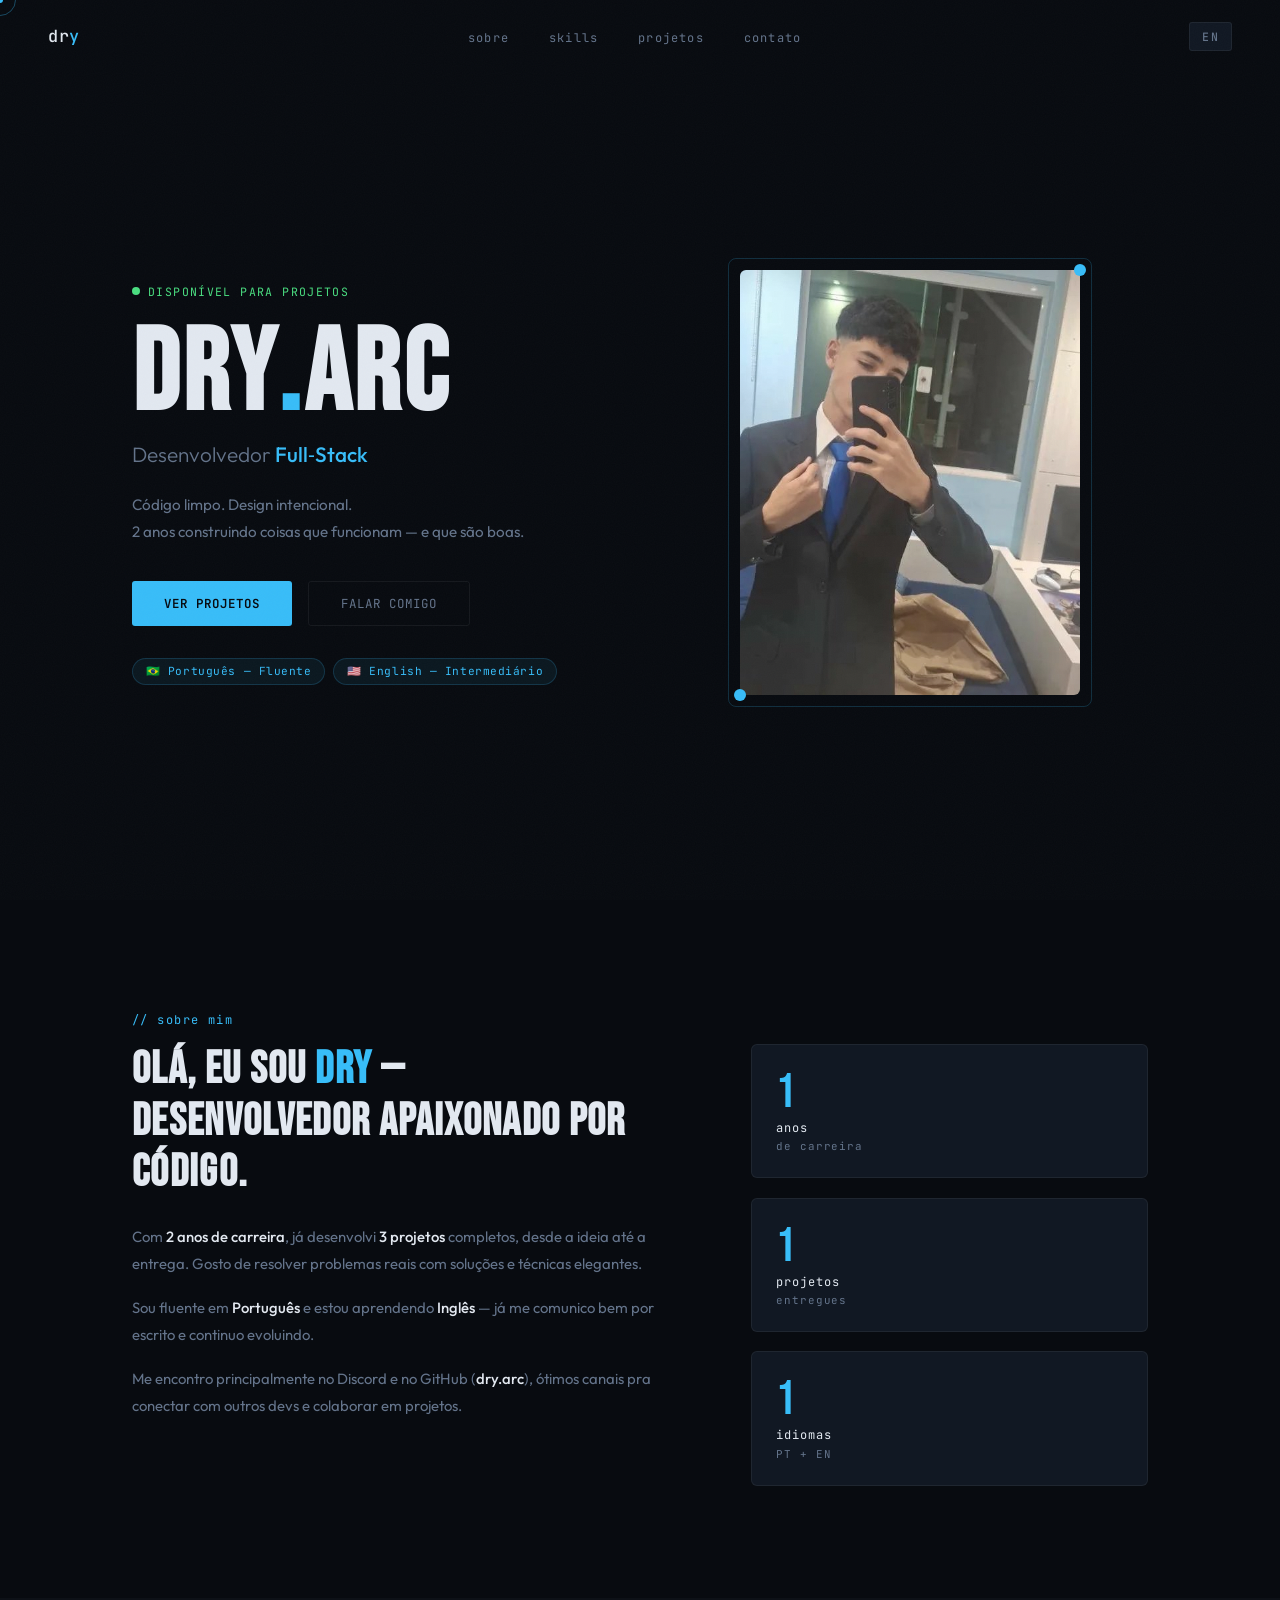
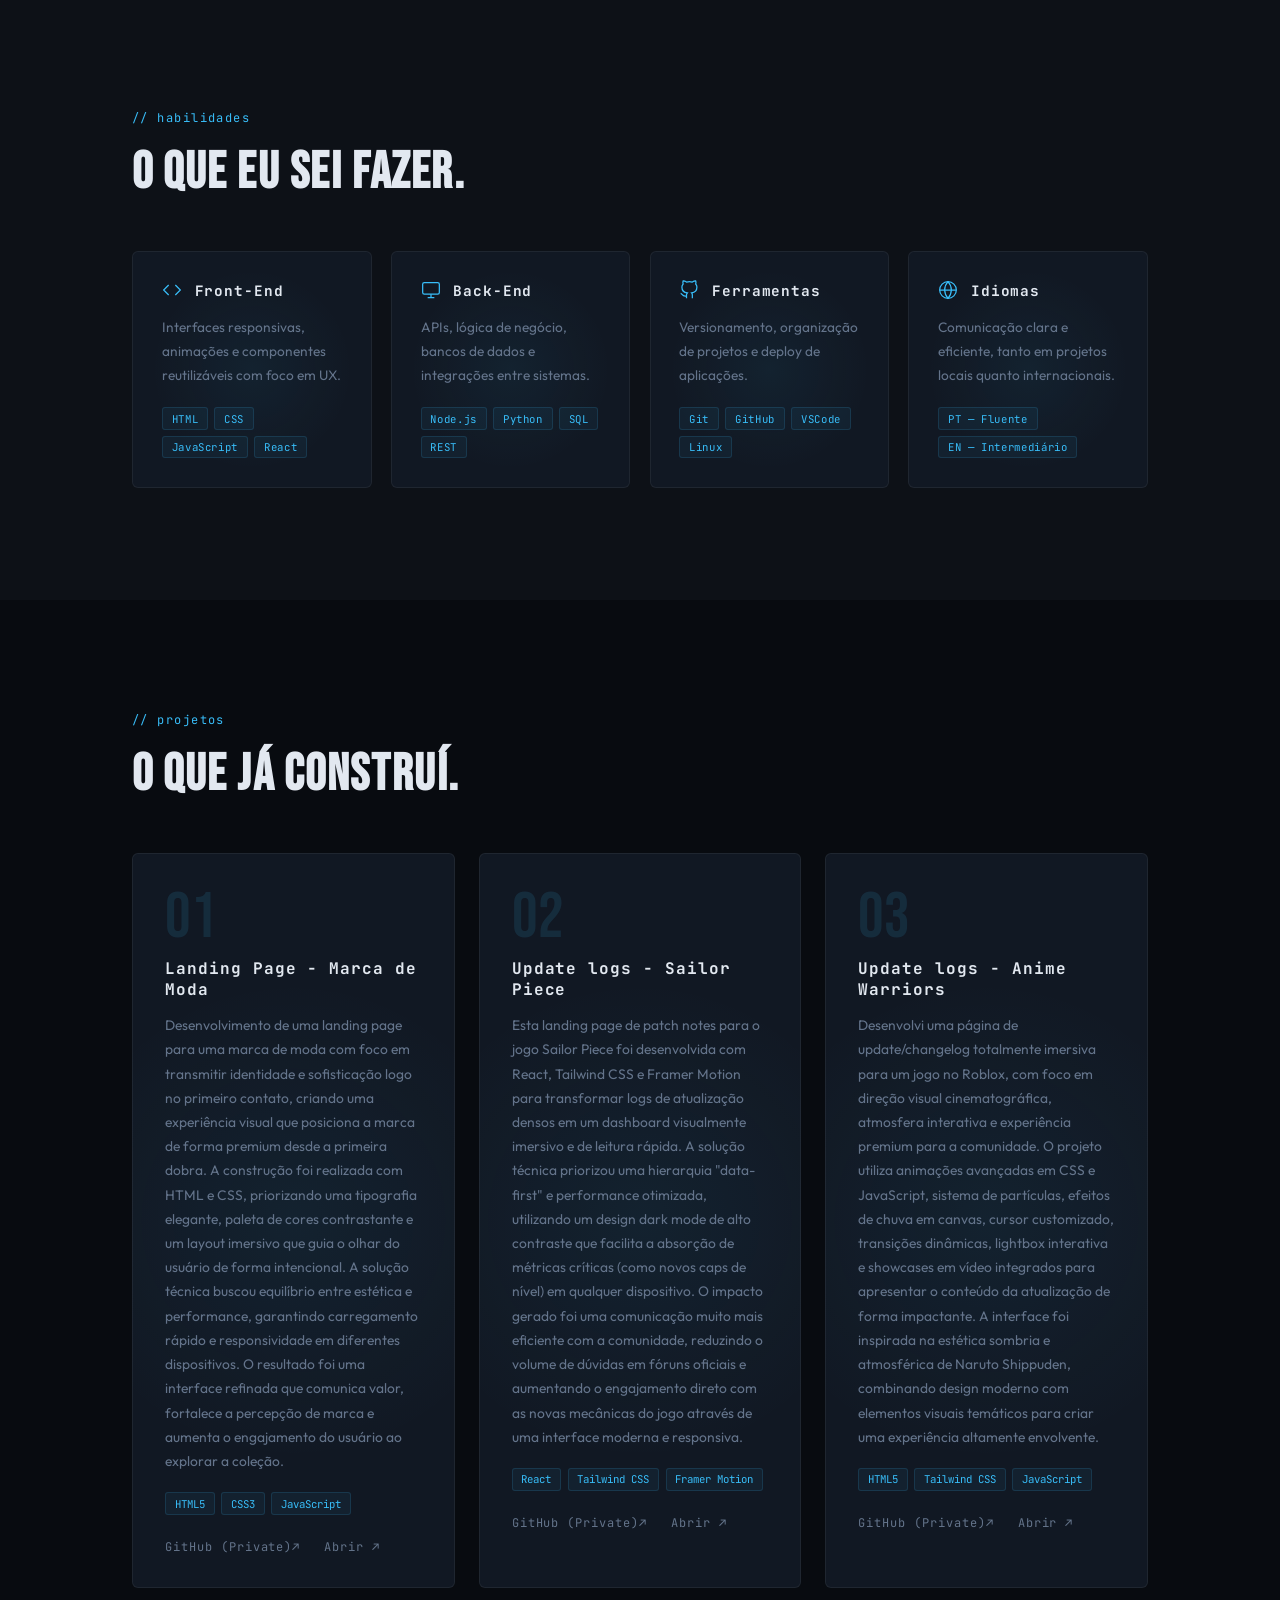
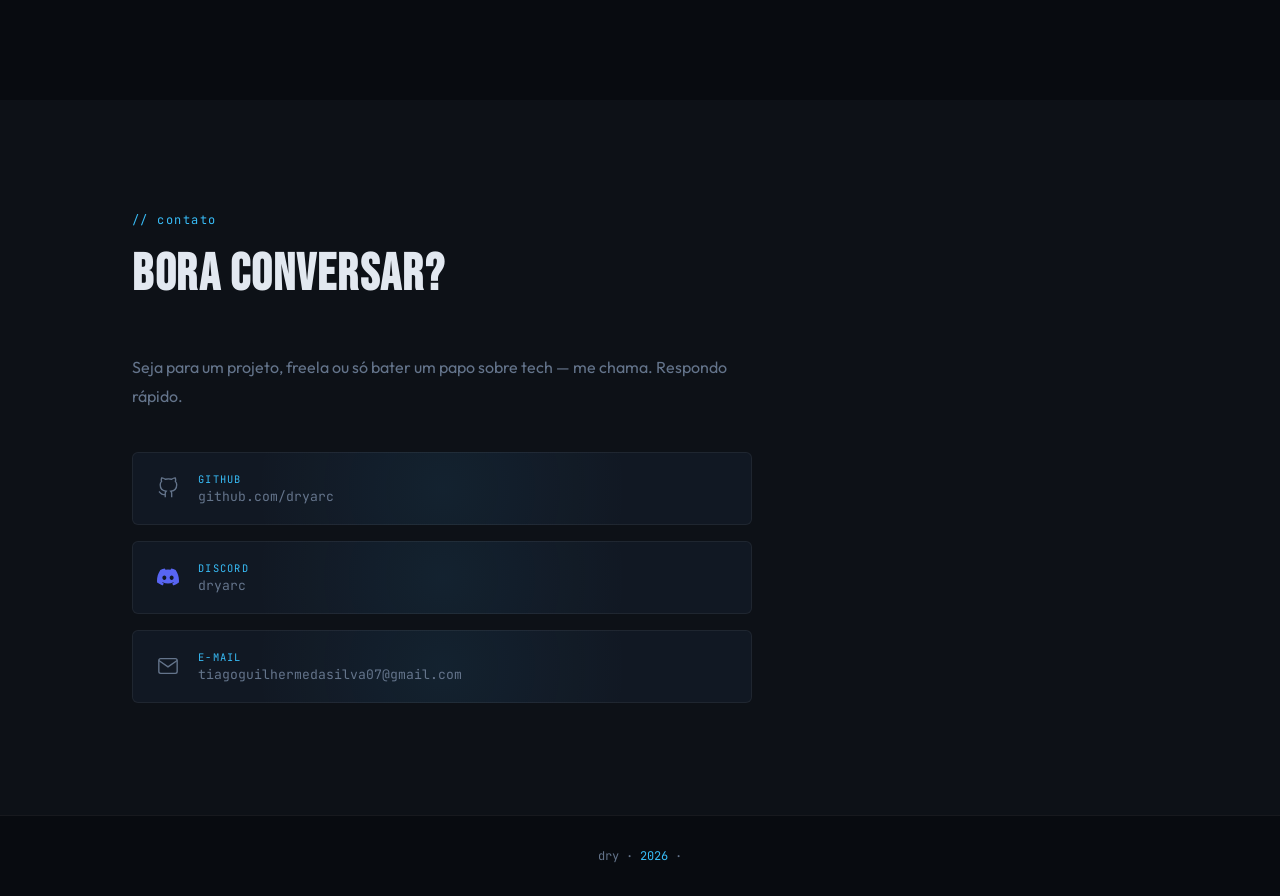
<file: index.html>
<!DOCTYPE html>
<html lang="pt-BR">
<head>
  <meta charset="UTF-8"/>
  <meta name="viewport" content="width=device-width, initial-scale=1.0"/>
  <title>dry — Portfólio</title>
  <link rel="preconnect" href="https://fonts.googleapis.com"/>
  <link href="https://fonts.googleapis.com/css2?family=Bebas+Neue&family=Outfit:wght@300;400;500;600&family=JetBrains+Mono:wght@300;400;500&display=swap" rel="stylesheet"/>
  <link rel="stylesheet" href="style.css"/>
</head>
<body>

  <div class="noise"></div>
  <div class="cursor" id="cursor"></div>
  <div class="cursor-ring" id="cursor-ring"></div>

  <!-- NAV -->
  <nav class="nav" id="nav">
    <a href="#home" class="nav-brand">dr<span>y</span></a>
    <ul class="nav-links">
      <li><a href="#sobre" data-pt="sobre" data-en="about">sobre</a></li>
      <li><a href="#skills" data-pt="skills" data-en="skills">skills</a></li>
      <li><a href="#projetos" data-pt="projetos" data-en="projects">projetos</a></li>
      <li><a href="#contato" data-pt="contato" data-en="contact">contato</a></li>
    </ul>
    <button class="lang-toggle" id="lang-toggle">EN</button>
    <button class="burger" id="burger"><span></span><span></span></button>
  </nav>

  <div class="mob-menu" id="mob-menu">
    <a href="#sobre" class="ml" data-pt="Sobre" data-en="About">Sobre</a>
    <a href="#skills" class="ml" data-pt="Skills" data-en="Skills">Skills</a>
    <a href="#projetos" class="ml" data-pt="Projetos" data-en="Projects">Projetos</a>
    <a href="#contato" class="ml" data-pt="Contato" data-en="Contact">Contato</a>
  </div>

  <!-- HERO -->
  <section class="hero" id="home">
    <div class="hero-left">
      <p class="pre reveal" data-pt="disponível para projetos" data-en="available for projects">disponível para projetos</p>
      <h1 class="hero-name reveal">
        <span>dry</span><span class="dot-name">.</span><span>ARC</span>
      </h1>
      <p class="hero-role reveal">Desenvolvedor <em>Full‑Stack</em></p>
      <p class="hero-bio reveal">
        <span data-pt="Código limpo. Design intencional." data-en="Clean code. Intentional design.">Código limpo. Design intencional.</span><br/>
        <span data-pt="2 anos construindo coisas que funcionam — e que são boas." data-en="2 years building things that work — and look good.">2 anos construindo coisas que funcionam — e que são boas.</span>
      </p>
      <div class="hero-actions reveal">
        <a href="#projetos" class="btn" data-pt="Ver projetos" data-en="View projects">Ver projetos</a>
        <a href="#contato" class="btn-line" data-pt="Falar comigo" data-en="Talk to me">Falar comigo</a>
      </div>
      <div class="lang-badges reveal">
        <span class="badge" data-pt="🇧🇷 Português — Fluente" data-en="🇧🇷 Portuguese — Fluent">🇧🇷 Português — Fluente</span>
        <span class="badge" data-pt="🇺🇸 English — Intermediário" data-en="🇺🇸 English — Intermediate">🇺🇸 English — Intermediário</span>
      </div>
    </div>
    <div class="hero-right reveal">
      <div class="photo-wrap">
        <img src="imagens/dry.png" alt="dry" class="photo"/>
        <div class="photo-ring"></div>
        <div class="photo-dot d1"></div>
        <div class="photo-dot d2"></div>
      </div>
    </div>
  </section>

  <!-- SOBRE -->
  <section class="section" id="sobre">
    <div class="container">
      <div class="label reveal" data-pt="// sobre mim" data-en="// about me">// sobre mim</div>
      <div class="about-grid">
        <div class="about-text">
          <h2 class="reveal">
            <span data-pt="Olá, eu sou" data-en="Hey, I'm">Olá, eu sou</span> <strong>dry</strong> —<br/>
            <span data-pt="desenvolvedor apaixonado por código." data-en="a developer passionate about code.">desenvolvedor apaixonado por código.</span>
          </h2>
          <p class="reveal">
            Com <strong>2 anos de carreira</strong>, <span data-pt="já desenvolvi" data-en="I have developed">já desenvolvi</span> <strong>3 projetos</strong> <span data-pt="completos, desde a ideia até a entrega. Gosto de resolver problemas reais com soluções e técnicas elegantes." data-en="complete projects, from idea to delivery. I enjoy solving real problems with elegant technical solutions.">completos, desde a ideia até a entrega. Gosto de resolver problemas reais com soluções e técnicas elegantes.</span>
          </p>
          <p class="reveal">
            <span data-pt="Sou fluente em" data-en="I'm fluent in">Sou fluente em</span> <strong>Português</strong> <span data-pt="e estou aprendendo" data-en="and learning">e estou aprendendo</span> <strong>Inglês</strong> — <span data-pt="já me comunico bem por escrito e continuo evoluindo." data-en="I already communicate well in writing and keep improving.">já me comunico bem por escrito e continuo evoluindo.</span>
          </p>
          <p class="reveal">
            <span data-pt="Me encontro principalmente no Discord e no GitHub" data-en="You can find me mainly on Discord and GitHub">Me encontro principalmente no Discord e no GitHub</span> (<strong>dry.arc</strong>), <span data-pt="ótimos canais pra conectar com outros devs e colaborar em projetos." data-en="great places to connect with other devs and collaborate on projects.">ótimos canais pra conectar com outros devs e colaborar em projetos.</span>
          </p>
        </div>
        <div class="about-stats reveal">
          <div class="stat-card">
            <span class="stat-n" data-target="2">0</span>
            <span class="stat-u" data-pt="anos" data-en="years">anos</span>
            <span class="stat-l" data-pt="de carreira" data-en="of career">de carreira</span>
          </div>
          <div class="stat-card">
            <span class="stat-n" data-target="2">0</span>
            <span class="stat-u" data-pt="projetos" data-en="projects">projetos</span>
            <span class="stat-l" data-pt="entregues" data-en="delivered">entregues</span>
          </div>
          <div class="stat-card">
            <span class="stat-n" data-target="2">0</span>
            <span class="stat-u" data-pt="idiomas" data-en="languages">idiomas</span>
            <span class="stat-l">PT + EN</span>
          </div>
        </div>
      </div>
    </div>
  </section>

  <!-- SKILLS -->
  <section class="section s-alt" id="skills">
    <div class="container">
      <div class="label reveal" data-pt="// habilidades" data-en="// skills">// habilidades</div>
      <h2 class="sec-title reveal" data-pt="O que eu sei fazer." data-en="What I can do.">O que eu sei fazer.</h2>
      <div class="skills-wrap">

        <div class="sk-card reveal">
          <div class="sk-head">
            <svg viewBox="0 0 24 24" fill="none" stroke="currentColor" stroke-width="1.5"><polyline points="16 18 22 12 16 6"/><polyline points="8 6 2 12 8 18"/></svg>
            <h3>Front-End</h3>
          </div>
          <p data-pt="Interfaces responsivas, animações e componentes reutilizáveis com foco em UX." data-en="Responsive interfaces, animations and reusable components focused on UX.">Interfaces responsivas, animações e componentes reutilizáveis com foco em UX.</p>
          <div class="sk-tags"><span>HTML</span><span>CSS</span><span>JavaScript</span><span>React</span></div>
        </div>

        <div class="sk-card reveal">
          <div class="sk-head">
            <svg viewBox="0 0 24 24" fill="none" stroke="currentColor" stroke-width="1.5"><rect x="2" y="3" width="20" height="14" rx="2"/><line x1="8" y1="21" x2="16" y2="21"/><line x1="12" y1="17" x2="12" y2="21"/></svg>
            <h3>Back-End</h3>
          </div>
          <p data-pt="APIs, lógica de negócio, bancos de dados e integrações entre sistemas." data-en="APIs, business logic, databases and system integrations.">APIs, lógica de negócio, bancos de dados e integrações entre sistemas.</p>
          <div class="sk-tags"><span>Node.js</span><span>Python</span><span>SQL</span><span>REST</span></div>
        </div>

        <div class="sk-card reveal">
          <div class="sk-head">
            <svg viewBox="0 0 24 24" fill="none" stroke="currentColor" stroke-width="1.5"><path d="M9 19c-5 1.5-5-2.5-7-3m14 6v-3.87a3.37 3.37 0 0 0-.94-2.61c3.14-.35 6.44-1.54 6.44-7A5.44 5.44 0 0 0 20 4.77 5.07 5.07 0 0 0 19.91 1S18.73.65 16 2.48a13.38 13.38 0 0 0-7 0C6.27.65 5.09 1 5.09 1A5.07 5.07 0 0 0 5 4.77a5.44 5.44 0 0 0-1.5 3.78c0 5.42 3.3 6.61 6.44 7A3.37 3.37 0 0 0 9 18.13V22"/></svg>
            <h3>Ferramentas</h3>
          </div>
          <p data-pt="Versionamento, organização de projetos e deploy de aplicações." data-en="Version control, project organization and application deployment.">Versionamento, organização de projetos e deploy de aplicações.</p>
          <div class="sk-tags"><span>Git</span><span>GitHub</span><span>VSCode</span><span>Linux</span></div>
        </div>

        <div class="sk-card reveal">
          <div class="sk-head">
            <svg viewBox="0 0 24 24" fill="none" stroke="currentColor" stroke-width="1.5"><circle cx="12" cy="12" r="10"/><line x1="2" y1="12" x2="22" y2="12"/><path d="M12 2a15.3 15.3 0 0 1 4 10 15.3 15.3 0 0 1-4 10 15.3 15.3 0 0 1-4-10 15.3 15.3 0 0 1 4-10z"/></svg>
            <h3>Idiomas</h3>
          </div>
          <p data-pt="Comunicação clara e eficiente, tanto em projetos locais quanto internacionais." data-en="Clear and efficient communication, for both local and international projects.">Comunicação clara e eficiente, tanto em projetos locais quanto internacionais.</p>
          <div class="sk-tags"><span>PT — Fluente</span><span>EN — Intermediário</span></div>
        </div>

      </div>
    </div>
  </section>

  <!-- PROJETOS -->
  <section class="section" id="projetos">
    <div class="container">
      <div class="label reveal" data-pt="// projetos" data-en="// projects">// projetos</div>
      <h2 class="sec-title reveal" data-pt="O que já construí." data-en="What I've built.">O que já construí.</h2>
      <div class="proj-grid">

        <div class="proj-card reveal">
          <div class="proj-num">01</div>
          <h3>Landing Page - Marca de Moda</h3>
          <p data-pt="Desenvolvimento de uma landing page para uma marca de moda com foco em transmitir identidade e sofisticação logo no primeiro contato, criando uma experiência visual que posiciona a marca de forma premium desde a primeira dobra. A construção foi realizada com HTML e CSS, priorizando uma tipografia elegante, paleta de cores contrastante e um layout imersivo que guia o olhar do usuário de forma intencional. A solução técnica buscou equilíbrio entre estética e performance, garantindo carregamento rápido e responsividade em diferentes dispositivos. O resultado foi uma interface refinada que comunica valor, fortalece a percepção de marca e aumenta o engajamento do usuário ao explorar a coleção." data-en="Development of a landing page for a fashion brand focused on conveying identity and sophistication from the very first interaction, creating a visual experience that positions the brand as premium right from the first fold. The page was built using HTML and CSS, prioritizing elegant typography, a high-contrast color palette, and an immersive layout that intentionally guides the user’s attention. The technical approach balanced aesthetics and performance, ensuring fast loading times and responsiveness across different devices. The final result is a refined interface that communicates value, strengthens brand perception, and increases user engagement while exploring the collection.">Desenvolvimento de uma landing page para uma marca de moda com foco em transmitir identidade e sofisticação logo no primeiro contato, criando uma experiência visual que posiciona a marca de forma premium desde a primeira dobra. A construção foi realizada com HTML e CSS, priorizando uma tipografia elegante, paleta de cores contrastante e um layout imersivo que guia o olhar do usuário de forma intencional. A solução técnica buscou equilíbrio entre estética e performance, garantindo carregamento rápido e responsividade em diferentes dispositivos. O resultado foi uma interface refinada que comunica valor, fortalece a percepção de marca e aumenta o engajamento do usuário ao explorar a coleção.</p>
          <div class="proj-tech"><span>HTML5</span><span>CSS3</span><span>JavaScript</span></div>
          <div class="proj-links">
            <a href="https://github.com/dryarc" target="_blank">GitHub (Private)↗</a>
            <a href="projects/index landing pagre.html" target="_blank">Abrir ↗</a>
          </div>
        </div>

        <div class="proj-card reveal">
          <div class="proj-num">02</div>
          <h3>Update logs - Sailor Piece</h3>
          <p data-pt="Esta landing page de patch notes para o jogo Sailor Piece foi desenvolvida com React, Tailwind CSS e Framer Motion para transformar logs de atualização densos em um dashboard visualmente imersivo e de leitura rápida. A solução técnica priorizou uma hierarquia data-first e performance otimizada, utilizando um design dark mode de alto contraste que facilita a absorção de métricas críticas (como novos caps de nível) em qualquer dispositivo. O impacto gerado foi uma comunicação muito mais eficiente com a comunidade, reduzindo o volume de dúvidas em fóruns oficiais e aumentando o engajamento direto com as novas mecânicas do jogo através de uma interface moderna e responsiva." data-en="This patch notes landing page for Sailor Piece was built using React, Tailwind CSS, and Framer Motion to transform dense update logs into a clean, immersive, and highly scannable experience, focusing on both performance and maintainability. The technical approach follows a data-driven architecture with a clear information hierarchy, reusable components, and optimized rendering, while a high-contrast dark theme enhances readability and allows players to quickly identify key changes such as level caps, balance adjustments, and new content across any device. The final result is a modern, responsive interface that improves communication between developers and the community, reduces reliance on external explanations like Discord or forums, and increases direct engagement with new mechanics through a more professional and intuitive user experience.">Esta landing page de patch notes para o jogo Sailor Piece foi desenvolvida com React, Tailwind CSS e Framer Motion para transformar logs de atualização densos em um dashboard visualmente imersivo e de leitura rápida. A solução técnica priorizou uma hierarquia "data-first" e performance otimizada, utilizando um design dark mode de alto contraste que facilita a absorção de métricas críticas (como novos caps de nível) em qualquer dispositivo. O impacto gerado foi uma comunicação muito mais eficiente com a comunidade, reduzindo o volume de dúvidas em fóruns oficiais e aumentando o engajamento direto com as novas mecânicas do jogo através de uma interface moderna e responsiva.</p>
          <div class="proj-tech"><span>React</span><span>Tailwind CSS</span><span>Framer Motion</span></div>
          <div class="proj-links">
            <a href="https://github.com/dryarc" target="_blank">GitHub (Private)↗</a>
            <a href="projects/sailor_piece_update/index.html" target="_blank">Abrir ↗</a>
          </div>
        </div>

        <div class="proj-card reveal">
          <div class="proj-num">03</div>
          <h3>Update logs - Anime Warriors</h3>
          <p data-pt="Desenvolvi uma página de update/changelog totalmente imersiva para um jogo no Roblox, com foco em direção visual cinematográfica, atmosfera interativa e experiência premium para a comunidade. O projeto utiliza animações avançadas em CSS e JavaScript, sistema de partículas, efeitos de chuva em canvas, cursor customizado, transições dinâmicas, lightbox interativa e showcases em vídeo integrados para apresentar o conteúdo da atualização de forma impactante. A interface foi inspirada na estética sombria e atmosférica de Naruto Shippuden, combinando design moderno com elementos visuais temáticos para criar uma experiência altamente envolvente. Além do visual, o site também foi estruturado para destacar conteúdo de forma organizada, incluindo changelog modular, sistema de navegação flutuante, previews interativos e responsividade para diferentes dispositivos." data-en="I developed a fully immersive update/changelog page for a Roblox game, focused on cinematic visual direction, interactive atmosphere, and a premium community experience. The project features advanced CSS and JavaScript animations, a particle system, canvas-based rain effects, a custom cursor, dynamic transitions, an interactive lightbox, and integrated video showcases to present the update content in a highly impactful way. The interface was inspired by the dark and atmospheric aesthetic of Naruto Shippuden, blending modern design with thematic visual elements to create a deeply engaging experience. Beyond the visuals, the website was also structured to present content in a clean and organized manner, including a modular changelog system, floating navigation, interactive previews, and full responsiveness across different devices.">Desenvolvi uma página de update/changelog totalmente imersiva para um jogo no Roblox, com foco em direção visual cinematográfica, atmosfera interativa e experiência premium para a comunidade. O projeto utiliza animações avançadas em CSS e JavaScript, sistema de partículas, efeitos de chuva em canvas, cursor customizado, transições dinâmicas, lightbox interativa e showcases em vídeo integrados para apresentar o conteúdo da atualização de forma impactante. A interface foi inspirada na estética sombria e atmosférica de Naruto Shippuden, combinando design moderno com elementos visuais temáticos para criar uma experiência altamente envolvente.</p>
          <div class="proj-tech"><span>HTML5</span><span>Tailwind CSS</span><span>JavaScript</span></div>
          <div class="proj-links">
            <a href="https://github.com/dryarc" target="_blank">GitHub (Private)↗</a>
            <a href="projects/anime warriors/update-log.html" target="_blank">Abrir ↗</a>
          </div>
        </div>

      </div>
    </div>
  </section>

  <!-- CONTATO -->
  <section class="section s-alt" id="contato">
    <div class="container">
      <div class="label reveal" data-pt="// contato" data-en="// contact">// contato</div>
      <h2 class="sec-title reveal" data-pt="Bora conversar?" data-en="Let's talk?">Bora conversar?</h2>
      <div class="contact-simple reveal">
        <p data-pt="Seja para um projeto, freela ou só bater um papo sobre tech — me chama. Respondo rápido." data-en="Whether for a project, freelance work or just a tech chat — hit me up. I reply fast.">Seja para um projeto, freela ou só bater um papo sobre tech — me chama. Respondo rápido.</p>
        <div class="contact-cards">

          <a href="https://github.com/dryarc" target="_blank" rel="noopener" class="contact-card">
            <svg viewBox="0 0 24 24" fill="none" stroke="currentColor" stroke-width="1.5"><path d="M9 19c-5 1.5-5-2.5-7-3m14 6v-3.87a3.37 3.37 0 0 0-.94-2.61c3.14-.35 6.44-1.54 6.44-7A5.44 5.44 0 0 0 20 4.77 5.07 5.07 0 0 0 19.91 1S18.73.65 16 2.48a13.38 13.38 0 0 0-7 0C6.27.65 5.09 1 5.09 1A5.07 5.07 0 0 0 5 4.77a5.44 5.44 0 0 0-1.5 3.78c0 5.42 3.3 6.61 6.44 7A3.37 3.37 0 0 0 9 18.13V22"/></svg>
            <div>
              <span class="cc-label">GitHub</span>
              <span class="cc-value">github.com/dryarc</span>
            </div>
            <span class="cc-arrow">↗</span>
          </a>

          <div class="contact-card">
            <svg viewBox="0 0 24 24" fill="currentColor" style="color:#5865F2"><path d="M20.317 4.37a19.791 19.791 0 0 0-4.885-1.515.074.074 0 0 0-.079.037c-.21.375-.444.864-.608 1.25a18.27 18.27 0 0 0-5.487 0 12.64 12.64 0 0 0-.617-1.25.077.077 0 0 0-.079-.037A19.736 19.736 0 0 0 3.677 4.37a.07.07 0 0 0-.032.027C.533 9.046-.32 13.58.099 18.057c.002.022.015.043.031.057a19.9 19.9 0 0 0 5.993 3.03.078.078 0 0 0 .084-.028c.462-.63.874-1.295 1.226-1.994a.076.076 0 0 0-.041-.106 13.107 13.107 0 0 1-1.872-.892.077.077 0 0 1-.008-.128 10.2 10.2 0 0 0 .372-.292.074.074 0 0 1 .077-.01c3.928 1.793 8.18 1.793 12.062 0a.074.074 0 0 1 .078.01c.12.098.246.198.373.292a.077.077 0 0 1-.006.127 12.299 12.299 0 0 1-1.873.892.077.077 0 0 0-.041.107c.36.698.772 1.362 1.225 1.993a.076.076 0 0 0 .084.028 19.839 19.839 0 0 0 6.002-3.03.077.077 0 0 0 .032-.054c.5-5.177-.838-9.674-3.549-13.66a.061.061 0 0 0-.031-.03zM8.02 15.33c-1.183 0-2.157-1.085-2.157-2.419 0-1.333.956-2.419 2.157-2.419 1.21 0 2.176 1.096 2.157 2.42 0 1.333-.956 2.418-2.157 2.418zm7.975 0c-1.183 0-2.157-1.085-2.157-2.419 0-1.333.955-2.419 2.157-2.419 1.21 0 2.176 1.096 2.157 2.42 0 1.333-.946 2.418-2.157 2.418z"/></svg>
            <div>
              <span class="cc-label">Discord</span>
              <span class="cc-value">dryarc</span>
            </div>
          </div>

          <a href="mailto:tiagoguilhermedasilva07@gmail.com" class="contact-card">
            <svg viewBox="0 0 24 24" fill="none" stroke="currentColor" stroke-width="1.5"><path d="M4 4h16c1.1 0 2 .9 2 2v12c0 1.1-.9 2-2 2H4c-1.1 0-2-.9-2-2V6c0-1.1.9-2 2-2z"/><polyline points="22,6 12,13 2,6"/></svg>
            <div>
              <span class="cc-label">E-mail</span>
              <span class="cc-value">tiagoguilhermedasilva07@gmail.com</span>
            </div>
            <span class="cc-arrow">↗</span>
          </a>

        </div>
      </div>
    </div>
  </section>

  <footer class="footer">
    <div class="container">
      <p>dry · <span id="year"></span> · <span data-pt="feito com foco e café ☕"</span></p>
    </div>
  </footer>

  <script src="script.js"></script>
</body>
</html>
</file>
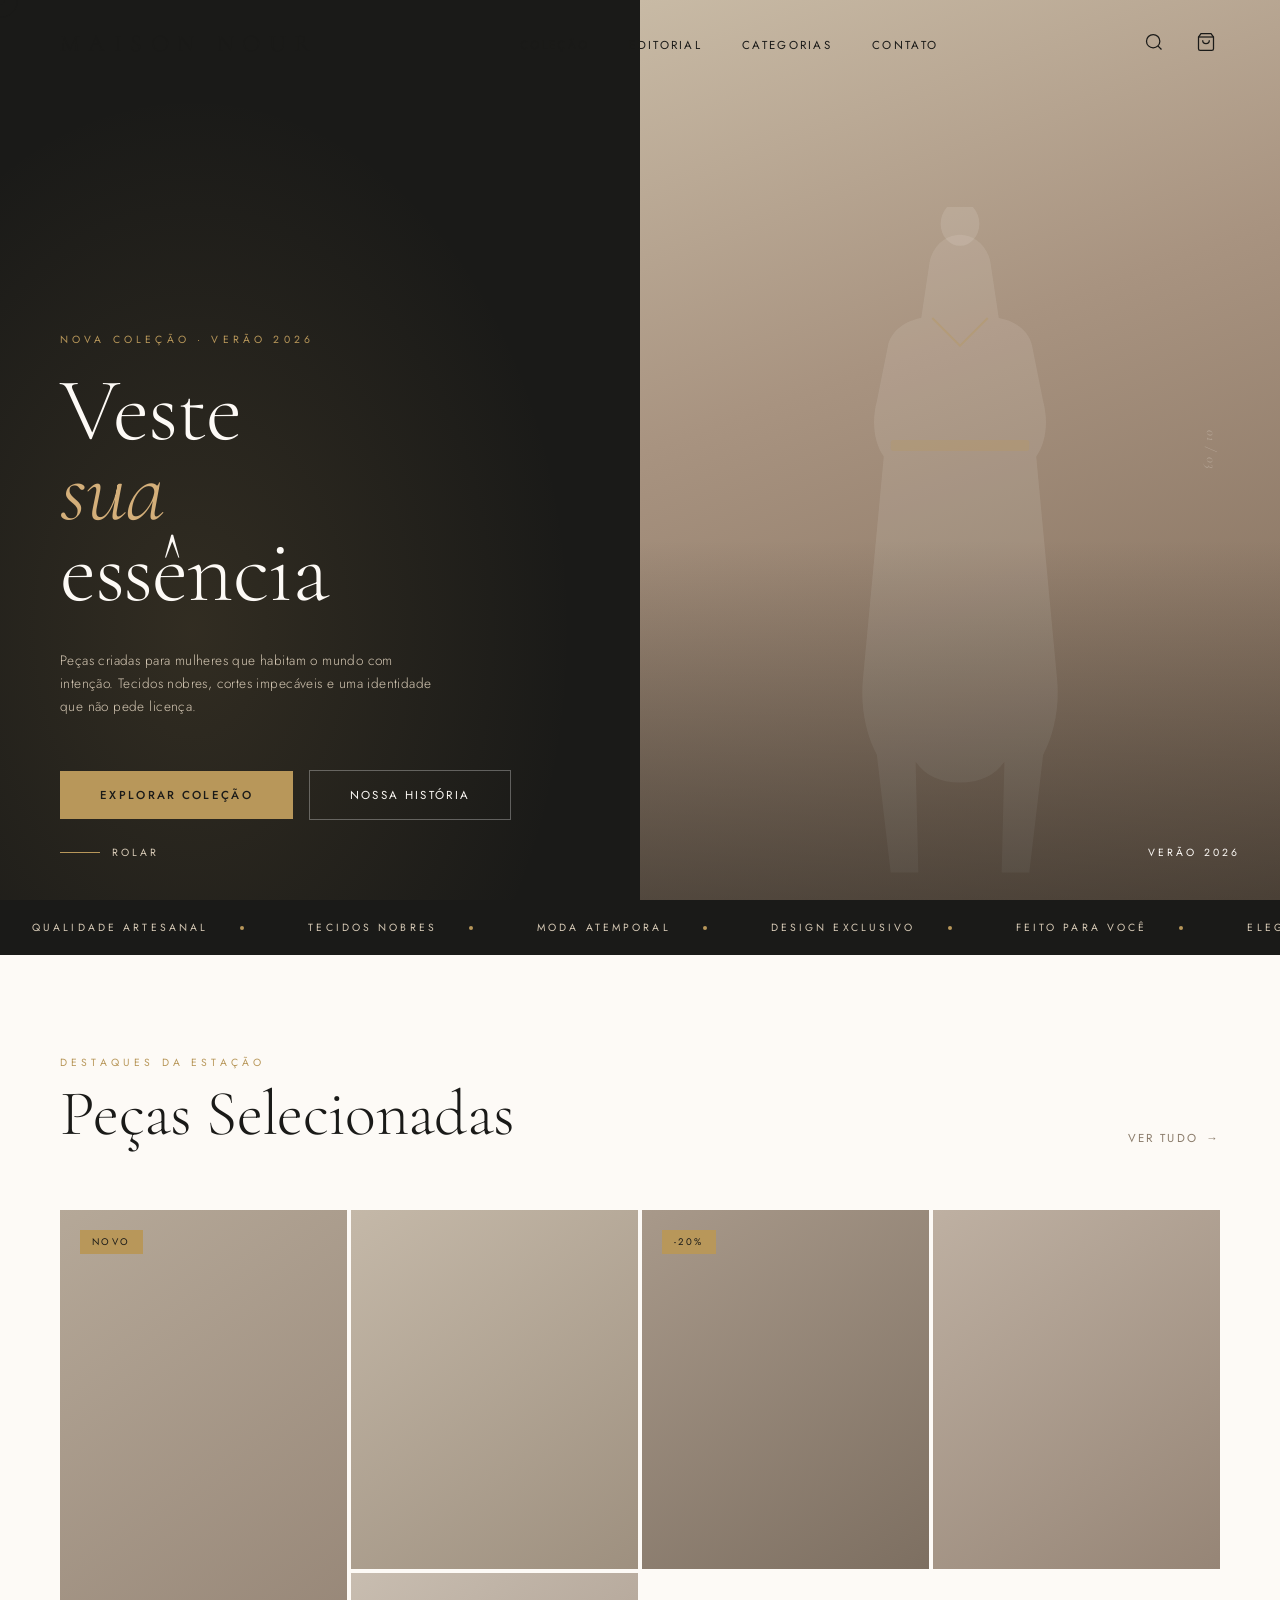
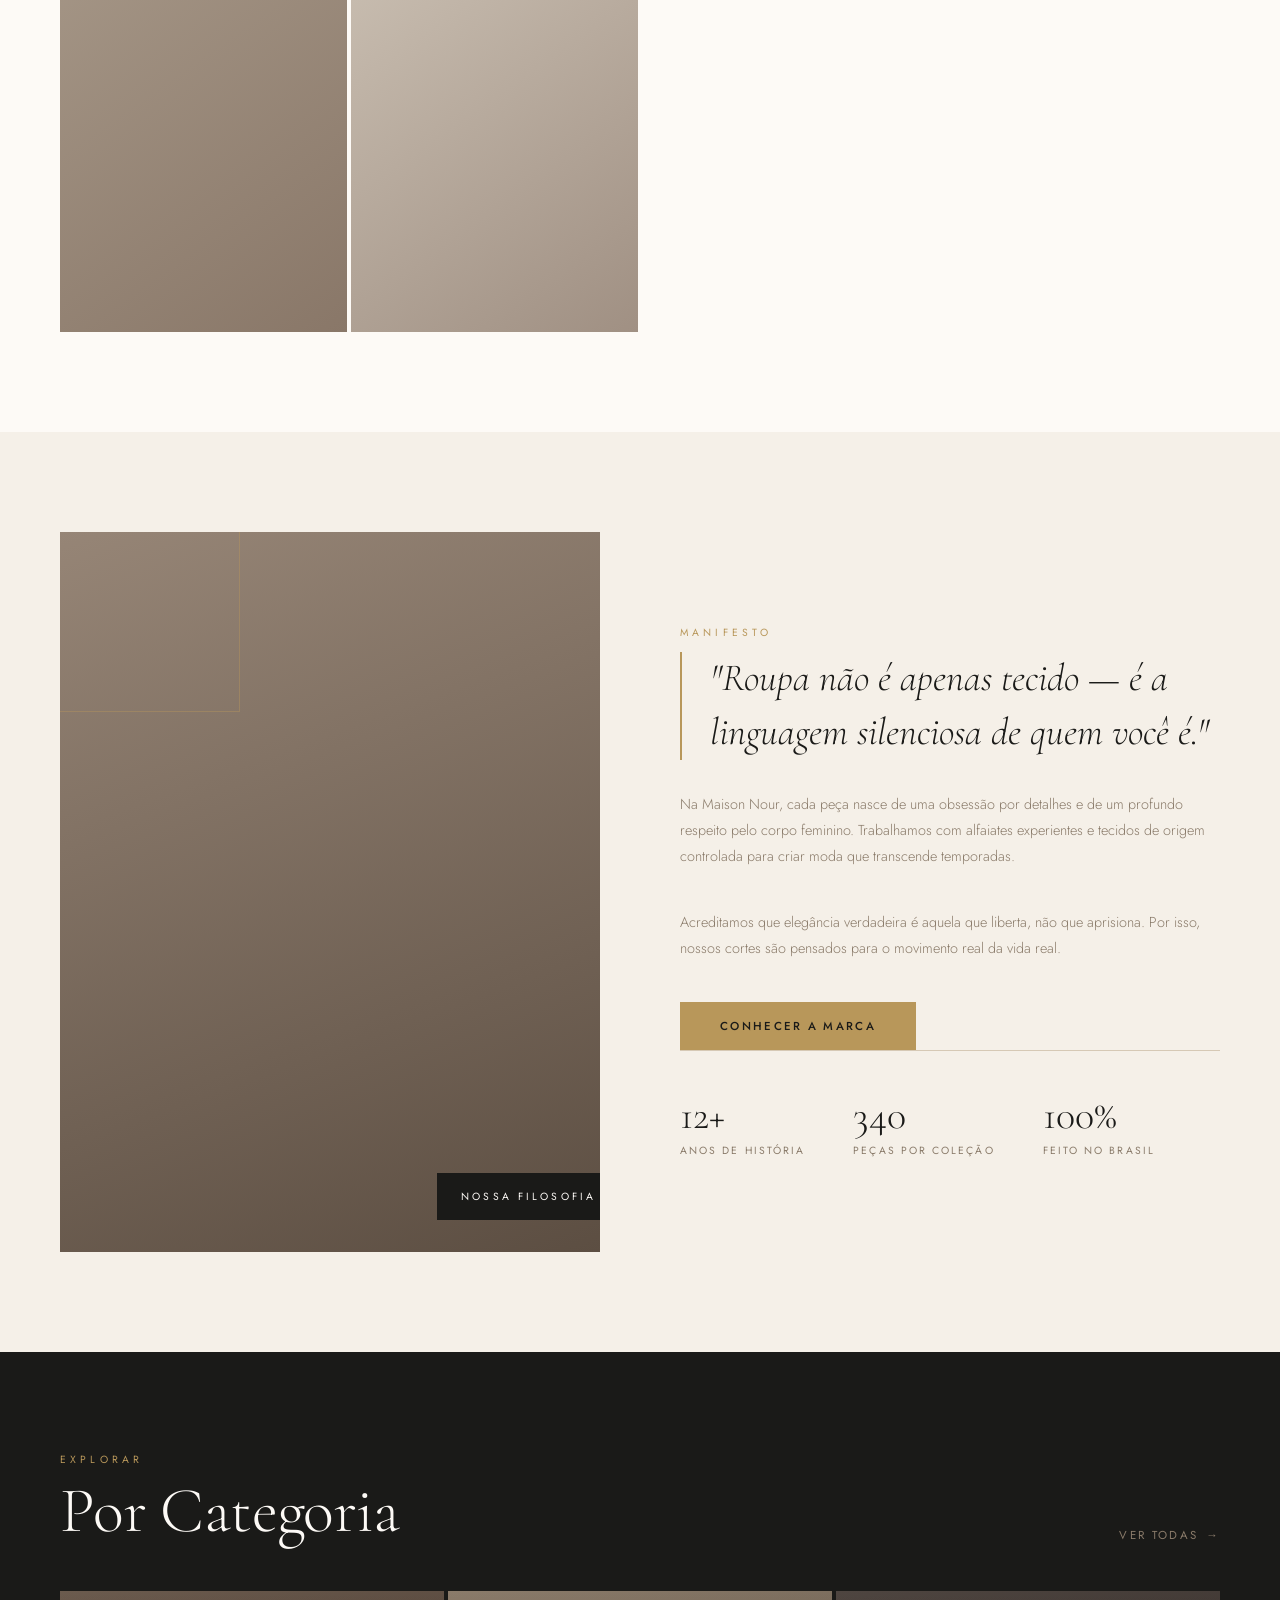
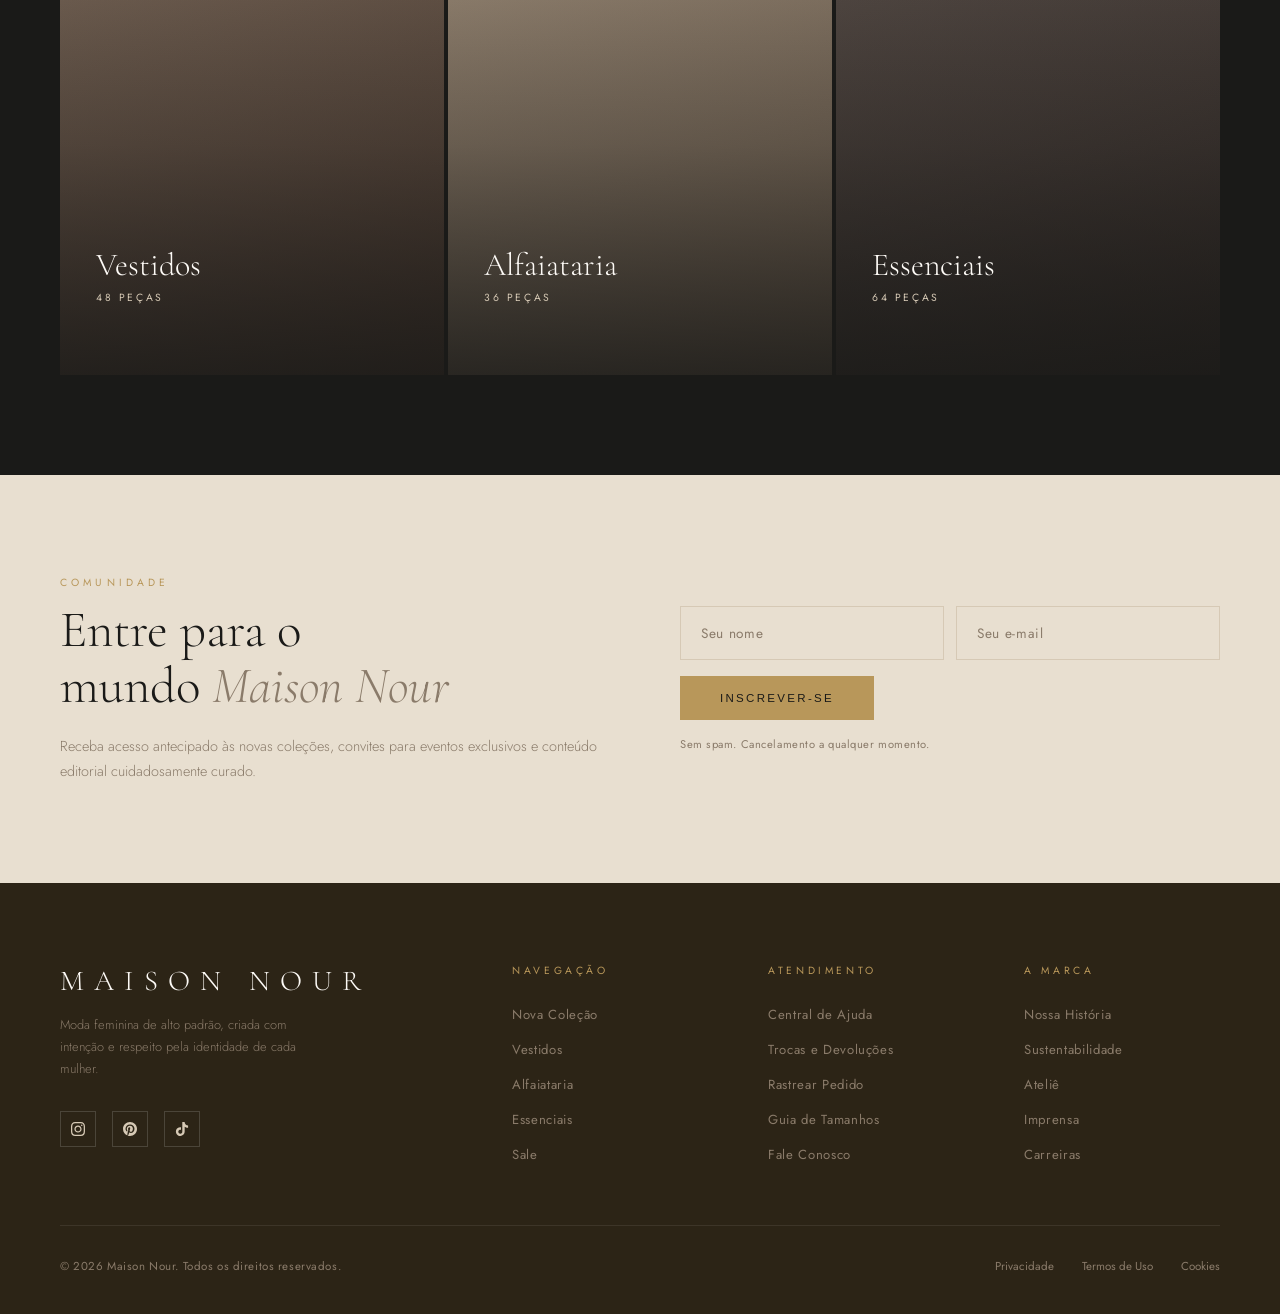
<file: projects/index landing pagre.html>
<!DOCTYPE html>
<html lang="pt-BR">
<head>
  <meta charset="UTF-8" />
  <meta name="viewport" content="width=device-width, initial-scale=1.0" />
  <title>MAISON NOUR — Moda Atemporal</title>
  <link rel="preconnect" href="https://fonts.googleapis.com" />
  <link rel="preconnect" href="https://fonts.gstatic.com" crossorigin />
  <link href="https://fonts.googleapis.com/css2?family=Cormorant+Garamond:ital,wght@0,300;0,400;0,600;1,300;1,400&family=Jost:wght@200;300;400;500&display=swap" rel="stylesheet" />
  <style>
    *, *::before, *::after { box-sizing: border-box; margin: 0; padding: 0; }

    :root {
      --cream: #F5F0E8;
      --sand:  #E8DFD0;
      --bone:  #D6C9B5;
      --charcoal: #1A1A18;
      --espresso: #2C2416;
      --taupe: #8A7B6A;
      --gold: #B8975A;
      --gold-light: #D4AF7A;
      --white: #FDFAF6;
    }

    html { scroll-behavior: smooth; }

    body {
      font-family: 'Jost', sans-serif;
      background: var(--cream);
      color: var(--charcoal);
      cursor: none;
      overflow-x: hidden;
    }

    /* ── CURSOR ── */
    .cursor {
      width: 10px; height: 10px;
      background: var(--charcoal);
      border-radius: 50%;
      position: fixed; top: 0; left: 0;
      pointer-events: none; z-index: 9999;
      transform: translate(-50%, -50%);
      transition: transform .15s ease, width .3s ease, height .3s ease, background .3s ease;
    }
    .cursor-ring {
      width: 36px; height: 36px;
      border: 1px solid var(--charcoal);
      border-radius: 50%;
      position: fixed; top: 0; left: 0;
      pointer-events: none; z-index: 9998;
      transform: translate(-50%, -50%);
      transition: transform .4s cubic-bezier(.23,1,.32,1), width .3s ease, height .3s ease, border-color .3s ease;
    }
    body:has(a:hover) .cursor, body:has(button:hover) .cursor { width: 20px; height: 20px; background: var(--gold); }
    body:has(a:hover) .cursor-ring, body:has(button:hover) .cursor-ring { width: 56px; height: 56px; border-color: var(--gold); }

    /* ── NAV ── */
    nav {
      position: fixed; top: 0; left: 0; right: 0; z-index: 100;
      display: flex; align-items: center; justify-content: space-between;
      padding: 28px 60px;
      transition: background .5s ease, padding .5s ease;
    }
    nav.scrolled {
      background: rgba(245,240,232,.92);
      backdrop-filter: blur(12px);
      padding: 18px 60px;
      border-bottom: 1px solid var(--bone);
    }
    .nav-logo {
      font-family: 'Cormorant Garamond', serif;
      font-size: 1.5rem; font-weight: 300; letter-spacing: .35em;
      text-transform: uppercase; color: var(--charcoal); text-decoration: none;
    }
    .nav-links { display: flex; gap: 40px; list-style: none; }
    .nav-links a {
      font-size: .72rem; font-weight: 400; letter-spacing: .2em;
      text-transform: uppercase; color: var(--charcoal); text-decoration: none;
      position: relative; padding-bottom: 4px;
    }
    .nav-links a::after {
      content: ''; position: absolute; bottom: 0; left: 0;
      width: 0; height: 1px; background: var(--gold);
      transition: width .4s ease;
    }
    .nav-links a:hover::after { width: 100%; }
    .nav-actions { display: flex; gap: 24px; align-items: center; }
    .nav-icon { background: none; border: none; cursor: none; padding: 4px; }
    .nav-icon svg { width: 20px; height: 20px; stroke: var(--charcoal); fill: none; }

    /* ── HERO ── */
    .hero {
      min-height: 100vh;
      display: grid;
      grid-template-columns: 1fr 1fr;
      position: relative; overflow: hidden;
    }
    .hero-left {
      background: var(--charcoal);
      display: flex; flex-direction: column;
      justify-content: flex-end; padding: 120px 60px 80px;
      position: relative; overflow: hidden;
    }
    .hero-left::before {
      content: '';
      position: absolute; inset: 0;
      background: radial-gradient(ellipse at 30% 70%, rgba(184,151,90,.15) 0%, transparent 60%);
    }
    .hero-eyebrow {
      font-size: .65rem; letter-spacing: .4em; font-weight: 400;
      text-transform: uppercase; color: var(--gold); margin-bottom: 24px;
      opacity: 0; animation: fadeUp .8s .2s ease forwards;
    }
    .hero-title {
      font-family: 'Cormorant Garamond', serif;
      font-size: clamp(4rem, 7vw, 7rem);
      font-weight: 300; line-height: .9;
      color: var(--white); letter-spacing: -.01em;
      opacity: 0; animation: fadeUp .8s .4s ease forwards;
    }
    .hero-title em { font-style: italic; color: var(--gold-light); }
    .hero-sub {
      margin-top: 36px;
      font-size: .85rem; color: var(--bone); line-height: 1.7; max-width: 380px;
      font-weight: 300; letter-spacing: .03em;
      opacity: 0; animation: fadeUp .8s .6s ease forwards;
    }
    .hero-cta {
      margin-top: 52px; display: flex; gap: 16px; align-items: center;
      opacity: 0; animation: fadeUp .8s .8s ease forwards;
    }
    .btn-primary {
      padding: 16px 40px;
      background: var(--gold); color: var(--charcoal);
      font-size: .72rem; font-weight: 500; letter-spacing: .2em;
      text-transform: uppercase; text-decoration: none; border: none; cursor: none;
      transition: background .3s ease, transform .3s ease;
    }
    .btn-primary:hover { background: var(--gold-light); transform: translateY(-2px); }
    .btn-ghost {
      padding: 16px 40px;
      background: transparent; color: var(--white);
      font-size: .72rem; font-weight: 400; letter-spacing: .2em;
      text-transform: uppercase; text-decoration: none; border: 1px solid rgba(255,255,255,.3); cursor: none;
      transition: border-color .3s ease, color .3s ease;
    }
    .btn-ghost:hover { border-color: var(--gold); color: var(--gold); }

    .hero-right {
      background: var(--sand);
      position: relative; overflow: hidden;
    }
    .hero-image-container {
      position: absolute; inset: 0;
      display: flex; align-items: center; justify-content: center;
    }
    .hero-figure {
      width: 100%; height: 100%;
      background: linear-gradient(160deg, #C8BAA5 0%, #A89380 40%, #7A6654 100%);
      position: relative; overflow: hidden;
    }
    .hero-figure::after {
      content: '';
      position: absolute; bottom: 0; left: 0; right: 0; height: 40%;
      background: linear-gradient(to top, rgba(26,26,24,.5), transparent);
    }
    /* Decorative fashion silhouette */
    .silhouette {
      position: absolute; bottom: 0; left: 50%; transform: translateX(-50%);
      width: 65%; opacity: .9;
    }
    .hero-label {
      position: absolute; bottom: 40px; right: 40px;
      font-size: .65rem; letter-spacing: .3em; color: var(--white);
      text-transform: uppercase; z-index: 2;
    }
    .hero-scroll {
      position: absolute; bottom: 40px; left: 60px;
      display: flex; align-items: center; gap: 12px;
      font-size: .65rem; letter-spacing: .3em; color: var(--bone);
      text-transform: uppercase;
      animation: fadeIn 1s 1.2s ease forwards; opacity: 0;
    }
    .scroll-line {
      width: 40px; height: 1px; background: var(--gold);
      animation: expandLine 1s 1.5s ease forwards; transform-origin: left;
      transform: scaleX(0);
    }
    .hero-counter {
      position: absolute; top: 50%; right: 60px; transform: translateY(-50%);
      font-family: 'Cormorant Garamond', serif;
      font-size: .85rem; color: var(--bone); letter-spacing: .1em;
      writing-mode: vertical-rl; text-orientation: mixed;
    }

    /* ── MARQUEE ── */
    .marquee-section {
      background: var(--charcoal); padding: 20px 0; overflow: hidden;
    }
    .marquee-track {
      display: flex; gap: 0; white-space: nowrap;
      animation: marqueeScroll 20s linear infinite;
    }
    .marquee-item {
      display: inline-flex; align-items: center; gap: 32px;
      padding: 0 32px;
      font-size: .65rem; letter-spacing: .3em; color: var(--bone);
      text-transform: uppercase;
    }
    .marquee-dot { width: 4px; height: 4px; background: var(--gold); border-radius: 50%; }

    /* ── SECTION HEADER ── */
    .section-header {
      display: flex; align-items: flex-end;
      justify-content: space-between; margin-bottom: 64px;
    }
    .section-eyebrow {
      font-size: .65rem; letter-spacing: .4em;
      color: var(--gold); text-transform: uppercase; margin-bottom: 12px;
    }
    .section-title {
      font-family: 'Cormorant Garamond', serif;
      font-size: clamp(2.5rem, 5vw, 4rem);
      font-weight: 300; line-height: 1; letter-spacing: -.01em;
    }
    .section-link {
      font-size: .72rem; letter-spacing: .2em; color: var(--taupe);
      text-transform: uppercase; text-decoration: none;
      display: flex; align-items: center; gap: 8px;
      transition: color .3s ease; white-space: nowrap;
    }
    .section-link:hover { color: var(--gold); }
    .section-link::after { content: '→'; transition: transform .3s ease; }
    .section-link:hover::after { transform: translateX(4px); }

    /* ── PRODUCTS ── */
    .products-section { padding: 100px 60px; background: var(--white); }
    .products-grid {
      display: grid;
      grid-template-columns: repeat(4, 1fr);
      gap: 4px;
    }
    .product-card {
      position: relative; overflow: hidden; cursor: none;
      background: var(--sand);
    }
    .product-card:first-child { grid-row: span 2; }
    .product-image {
      width: 100%; padding-top: 125%; position: relative; overflow: hidden;
    }
    .product-card:first-child .product-image { padding-top: 100%; height: 100%; }
    .product-bg {
      position: absolute; inset: 0;
      transition: transform .6s cubic-bezier(.25,.46,.45,.94);
    }
    .product-card:hover .product-bg { transform: scale(1.05); }
    .product-overlay {
      position: absolute; inset: 0;
      background: linear-gradient(to top, rgba(26,26,24,.7) 0%, transparent 50%);
      opacity: 0; transition: opacity .4s ease;
    }
    .product-card:hover .product-overlay { opacity: 1; }
    .product-info {
      position: absolute; bottom: 0; left: 0; right: 0;
      padding: 24px; transform: translateY(8px);
      transition: transform .4s ease;
    }
    .product-card:hover .product-info { transform: translateY(0); }
    .product-name {
      font-family: 'Cormorant Garamond', serif;
      font-size: 1.1rem; font-weight: 400; color: var(--white);
      opacity: 0; transition: opacity .4s .1s ease;
    }
    .product-card:hover .product-name { opacity: 1; }
    .product-price {
      font-size: .75rem; letter-spacing: .1em; color: var(--gold-light);
      margin-top: 4px; opacity: 0; transition: opacity .4s .15s ease;
    }
    .product-card:hover .product-price { opacity: 1; }
    .product-tag {
      position: absolute; top: 20px; left: 20px;
      font-size: .6rem; letter-spacing: .25em;
      background: var(--gold); color: var(--charcoal);
      padding: 5px 12px; text-transform: uppercase;
    }
    .product-wishlist {
      position: absolute; top: 16px; right: 16px;
      background: rgba(245,240,232,.85); border: none; cursor: none;
      width: 36px; height: 36px; display: flex; align-items: center; justify-content: center;
      opacity: 0; transition: opacity .3s ease, background .3s ease;
      border-radius: 50%;
    }
    .product-card:hover .product-wishlist { opacity: 1; }
    .product-wishlist:hover { background: var(--gold); }
    .product-wishlist svg { width: 16px; height: 16px; stroke: var(--charcoal); fill: none; }

    /* bg colors for product placeholders */
    .p1 { background: linear-gradient(145deg, #B5A898 0%, #897768 100%); }
    .p2 { background: linear-gradient(145deg, #C4B8A8 0%, #9E907F 100%); }
    .p3 { background: linear-gradient(145deg, #A8998A 0%, #7D6F61 100%); }
    .p4 { background: linear-gradient(145deg, #BEB0A2 0%, #968576 100%); }
    .p5 { background: linear-gradient(145deg, #C8BDB0 0%, #A09083 100%); }

    /* ── EDITORIAL ── */
    .editorial-section {
      padding: 100px 60px;
      display: grid; grid-template-columns: 1fr 1fr; gap: 80px;
      align-items: center; background: var(--cream);
    }
    .editorial-image {
      aspect-ratio: 3/4; position: relative; overflow: hidden;
    }
    .editorial-bg {
      position: absolute; inset: 0;
      background: linear-gradient(160deg, #968576 0%, #5C4E42 100%);
    }
    .editorial-accent {
      position: absolute; top: -20px; left: -20px;
      width: 200px; height: 200px; border: 1px solid var(--gold);
      opacity: .4;
    }
    .editorial-label {
      position: absolute; bottom: 32px; right: -20px;
      background: var(--charcoal); color: var(--white);
      padding: 16px 24px;
      font-size: .65rem; letter-spacing: .3em; text-transform: uppercase;
    }
    .editorial-content { padding: 40px 0; }
    .editorial-quote {
      font-family: 'Cormorant Garamond', serif;
      font-size: clamp(1.5rem, 3vw, 2.5rem);
      font-weight: 300; line-height: 1.4;
      font-style: italic; margin-bottom: 32px;
      border-left: 2px solid var(--gold); padding-left: 28px;
    }
    .editorial-body {
      font-size: .9rem; line-height: 1.8; color: var(--taupe);
      font-weight: 300; margin-bottom: 40px;
    }
    .editorial-stats {
      display: flex; gap: 48px; border-top: 1px solid var(--bone); padding-top: 40px;
    }
    .stat-value {
      font-family: 'Cormorant Garamond', serif;
      font-size: 2.5rem; font-weight: 300; color: var(--charcoal);
    }
    .stat-label {
      font-size: .65rem; letter-spacing: .2em; color: var(--taupe);
      text-transform: uppercase; margin-top: 4px;
    }

    /* ── CATEGORIES ── */
    .categories-section { padding: 100px 60px; background: var(--charcoal); }
    .categories-section .section-title { color: var(--white); }
    .categories-section .section-eyebrow { color: var(--gold); }
    .categories-grid {
      display: grid; grid-template-columns: repeat(3, 1fr); gap: 4px;
    }
    .category-card {
      position: relative; overflow: hidden; cursor: none; aspect-ratio: 1;
    }
    .category-bg {
      position: absolute; inset: 0;
      transition: transform .6s cubic-bezier(.25,.46,.45,.94);
    }
    .category-card:hover .category-bg { transform: scale(1.08); }
    .c1 { background: linear-gradient(160deg, #6B5B4E 0%, #3D2E26 100%); }
    .c2 { background: linear-gradient(160deg, #8A7B6A 0%, #5A4D40 100%); }
    .c3 { background: linear-gradient(160deg, #4E4540 0%, #2A2320 100%); }
    .category-overlay {
      position: absolute; inset: 0;
      background: linear-gradient(to top, rgba(26,26,24,.8) 0%, rgba(26,26,24,.2) 60%, transparent 100%);
    }
    .category-content {
      position: absolute; bottom: 0; left: 0; right: 0; padding: 36px;
    }
    .category-title {
      font-family: 'Cormorant Garamond', serif;
      font-size: 2rem; font-weight: 300; color: var(--white);
    }
    .category-count {
      font-size: .65rem; letter-spacing: .25em; color: var(--bone);
      text-transform: uppercase; margin-top: 6px;
    }
    .category-arrow {
      display: inline-flex; align-items: center; gap: 8px;
      margin-top: 16px; font-size: .72rem; letter-spacing: .15em;
      color: var(--gold); text-transform: uppercase;
      opacity: 0; transform: translateX(-8px);
      transition: opacity .3s ease, transform .3s ease;
    }
    .category-card:hover .category-arrow { opacity: 1; transform: translateX(0); }

    /* ── NEWSLETTER ── */
    .newsletter-section {
      padding: 100px 60px;
      background: var(--sand);
      display: grid; grid-template-columns: 1fr 1fr; gap: 80px; align-items: center;
    }
    .newsletter-title {
      font-family: 'Cormorant Garamond', serif;
      font-size: clamp(2.5rem, 4vw, 3.5rem);
      font-weight: 300; line-height: 1.1;
    }
    .newsletter-title em { font-style: italic; color: var(--taupe); }
    .newsletter-body {
      font-size: .9rem; color: var(--taupe); line-height: 1.7;
      font-weight: 300; margin-top: 20px;
    }
    .newsletter-form { display: flex; flex-direction: column; gap: 16px; }
    .form-row { display: flex; gap: 12px; }
    .form-input {
      flex: 1; padding: 16px 20px;
      background: transparent; border: 1px solid var(--bone);
      font-family: 'Jost', sans-serif; font-size: .85rem; color: var(--charcoal);
      outline: none; transition: border-color .3s ease;
      letter-spacing: .05em;
    }
    .form-input::placeholder { color: var(--taupe); }
    .form-input:focus { border-color: var(--gold); }
    .form-note { font-size: .7rem; color: var(--taupe); letter-spacing: .05em; }

    /* ── FOOTER ── */
    footer {
      background: var(--espresso); color: var(--bone);
      padding: 80px 60px 40px;
    }
    .footer-top {
      display: grid; grid-template-columns: 2fr 1fr 1fr 1fr;
      gap: 60px; margin-bottom: 60px;
    }
    .footer-brand { }
    .footer-logo {
      font-family: 'Cormorant Garamond', serif;
      font-size: 1.8rem; font-weight: 300; letter-spacing: .35em;
      color: var(--white); text-transform: uppercase; text-decoration: none;
    }
    .footer-tagline {
      font-size: .8rem; color: var(--taupe); line-height: 1.7;
      margin-top: 16px; max-width: 260px; font-weight: 300;
    }
    .footer-social { display: flex; gap: 16px; margin-top: 32px; }
    .social-icon {
      width: 36px; height: 36px; border: 1px solid rgba(255,255,255,.15);
      display: flex; align-items: center; justify-content: center;
      transition: border-color .3s ease, background .3s ease; cursor: none;
    }
    .social-icon:hover { border-color: var(--gold); background: rgba(184,151,90,.1); }
    .social-icon svg { width: 14px; height: 14px; fill: var(--bone); }
    .footer-col-title {
      font-size: .65rem; letter-spacing: .35em; color: var(--gold);
      text-transform: uppercase; margin-bottom: 24px;
    }
    .footer-links { list-style: none; display: flex; flex-direction: column; gap: 12px; }
    .footer-links a {
      font-size: .82rem; color: var(--taupe); text-decoration: none;
      transition: color .3s ease; letter-spacing: .05em;
    }
    .footer-links a:hover { color: var(--white); }
    .footer-bottom {
      border-top: 1px solid rgba(255,255,255,.08); padding-top: 32px;
      display: flex; justify-content: space-between; align-items: center;
    }
    .footer-copy { font-size: .72rem; color: var(--taupe); letter-spacing: .05em; }
    .footer-legal { display: flex; gap: 28px; }
    .footer-legal a { font-size: .72rem; color: var(--taupe); text-decoration: none; transition: color .3s ease; }
    .footer-legal a:hover { color: var(--white); }

    /* ── ANIMATIONS ── */
    @keyframes fadeUp {
      from { opacity: 0; transform: translateY(24px); }
      to   { opacity: 1; transform: translateY(0); }
    }
    @keyframes fadeIn {
      from { opacity: 0; } to { opacity: 1; }
    }
    @keyframes expandLine {
      from { transform: scaleX(0); } to { transform: scaleX(1); }
    }
    @keyframes marqueeScroll {
      from { transform: translateX(0); }
      to   { transform: translateX(-50%); }
    }

    /* Reveal on scroll */
    .reveal {
      opacity: 0; transform: translateY(32px);
      transition: opacity .7s ease, transform .7s ease;
    }
    .reveal.visible { opacity: 1; transform: translateY(0); }
    .reveal-delay-1 { transition-delay: .1s; }
    .reveal-delay-2 { transition-delay: .2s; }
    .reveal-delay-3 { transition-delay: .3s; }

    /* ── MOBILE ── */
    @media (max-width: 900px) {
      nav { padding: 20px 24px; }
      nav.scrolled { padding: 14px 24px; }
      .nav-links { display: none; }
      .hero { grid-template-columns: 1fr; min-height: auto; }
      .hero-left { padding: 120px 24px 60px; min-height: 60vh; }
      .hero-right { display: none; }
      .hero-counter { display: none; }
      .products-section, .editorial-section, .categories-section,
      .newsletter-section, footer { padding: 60px 24px; }
      .products-grid { grid-template-columns: repeat(2, 1fr); }
      .product-card:first-child { grid-row: span 1; }
      .editorial-section { grid-template-columns: 1fr; gap: 40px; }
      .categories-grid { grid-template-columns: 1fr; }
      .newsletter-section { grid-template-columns: 1fr; gap: 40px; }
      .footer-top { grid-template-columns: 1fr 1fr; gap: 40px; }
      .footer-bottom { flex-direction: column; gap: 16px; text-align: center; }
      body { cursor: auto; }
      .cursor, .cursor-ring { display: none; }
    }
  </style>
</head>
<body>

  <div class="cursor" id="cursor"></div>
  <div class="cursor-ring" id="cursorRing"></div>

  <!-- NAV -->
  <nav id="navbar">
    <a class="nav-logo" href="#">Maison Nour</a>
    <ul class="nav-links">
      <li><a href="#colecao">Coleção</a></li>
      <li><a href="#editorial">Editorial</a></li>
      <li><a href="#categorias">Categorias</a></li>
      <li><a href="#contato">Contato</a></li>
    </ul>
    <div class="nav-actions">
      <button class="nav-icon" aria-label="Buscar">
        <svg viewBox="0 0 24 24" stroke-width="1.5"><circle cx="11" cy="11" r="8"/><path d="m21 21-4.35-4.35"/></svg>
      </button>
      <button class="nav-icon" aria-label="Sacola">
        <svg viewBox="0 0 24 24" stroke-width="1.5"><path d="M6 2 3 6v14a2 2 0 0 0 2 2h14a2 2 0 0 0 2-2V6l-3-4z"/><line x1="3" y1="6" x2="21" y2="6"/><path d="M16 10a4 4 0 0 1-8 0"/></svg>
      </button>
    </div>
  </nav>

  <!-- HERO -->
  <section class="hero">
    <div class="hero-left">
      <p class="hero-eyebrow">Nova Coleção · Verão 2026</p>
      <h1 class="hero-title">
        Veste<br><em>sua</em><br>essência
      </h1>
      <p class="hero-sub">
        Peças criadas para mulheres que habitam o mundo com intenção. Tecidos nobres, cortes impecáveis e uma identidade que não pede licença.
      </p>
      <div class="hero-cta">
        <a href="#colecao" class="btn-primary">Explorar Coleção</a>
        <a href="#editorial" class="btn-ghost">Nossa História</a>
      </div>
      <div class="hero-scroll">
        <span class="scroll-line"></span>
        Rolar
      </div>
    </div>
    <div class="hero-right">
      <div class="hero-image-container">
        <div class="hero-figure">
          <!-- SVG Fashion Silhouette -->
          <svg class="silhouette" viewBox="0 0 300 500" xmlns="http://www.w3.org/2000/svg" fill="none">
            <!-- Elegant dress silhouette -->
            <path d="M150 20 C140 20 130 28 128 40 L122 80 C110 82 100 90 98 100 L90 140 C86 155 88 170 95 180 L80 340 C78 360 82 380 90 395 L100 480 L120 480 L118 400 C125 410 135 415 150 415 C165 415 175 410 182 400 L180 480 L200 480 L210 395 C218 380 222 360 220 340 L205 180 C212 170 214 155 210 140 L202 100 C200 90 190 82 178 80 L172 40 C170 28 160 20 150 20Z" fill="rgba(245,240,232,0.12)"/>
            <!-- Head -->
            <ellipse cx="150" cy="12" rx="14" ry="16" fill="rgba(245,240,232,0.15)"/>
            <!-- Belt detail -->
            <rect x="100" y="168" width="100" height="8" fill="rgba(184,151,90,0.3)" rx="2"/>
            <!-- Collar detail -->
            <path d="M130 80 L150 100 L170 80" stroke="rgba(184,151,90,0.4)" stroke-width="1.5"/>
          </svg>
        </div>
      </div>
      <div class="hero-label">Verão 2026</div>
      <div class="hero-counter" style="font-style:italic;color:rgba(245,240,232,.3)">01 / 03</div>
    </div>
  </section>

  <!-- MARQUEE -->
  <div class="marquee-section">
    <div class="marquee-track" id="marqueeTrack">
      <span class="marquee-item">Qualidade Artesanal <span class="marquee-dot"></span></span>
      <span class="marquee-item">Tecidos Nobres <span class="marquee-dot"></span></span>
      <span class="marquee-item">Moda Atemporal <span class="marquee-dot"></span></span>
      <span class="marquee-item">Design Exclusivo <span class="marquee-dot"></span></span>
      <span class="marquee-item">Feito para Você <span class="marquee-dot"></span></span>
      <span class="marquee-item">Elegância Brasileira <span class="marquee-dot"></span></span>
      <span class="marquee-item">Nova Coleção 2026 <span class="marquee-dot"></span></span>
      <!-- duplicated for seamless loop -->
      <span class="marquee-item">Qualidade Artesanal <span class="marquee-dot"></span></span>
      <span class="marquee-item">Tecidos Nobres <span class="marquee-dot"></span></span>
      <span class="marquee-item">Moda Atemporal <span class="marquee-dot"></span></span>
      <span class="marquee-item">Design Exclusivo <span class="marquee-dot"></span></span>
      <span class="marquee-item">Feito para Você <span class="marquee-dot"></span></span>
      <span class="marquee-item">Elegância Brasileira <span class="marquee-dot"></span></span>
      <span class="marquee-item">Nova Coleção 2026 <span class="marquee-dot"></span></span>
    </div>
  </div>

  <!-- PRODUCTS -->
  <section class="products-section" id="colecao">
    <div class="section-header reveal">
      <div>
        <p class="section-eyebrow">Destaques da Estação</p>
        <h2 class="section-title">Peças Selecionadas</h2>
      </div>
      <a href="#" class="section-link">Ver tudo</a>
    </div>

    <div class="products-grid">
      <!-- Card 1 – tall -->
      <div class="product-card reveal">
        <div class="product-image">
          <div class="product-bg p1"></div>
          <div class="product-overlay"></div>
          <span class="product-tag">Novo</span>
          <button class="product-wishlist" aria-label="Favoritar">
            <svg viewBox="0 0 24 24"><path d="M20.84 4.61a5.5 5.5 0 0 0-7.78 0L12 5.67l-1.06-1.06a5.5 5.5 0 0 0-7.78 7.78l1.06 1.06L12 21.23l7.78-7.78 1.06-1.06a5.5 5.5 0 0 0 0-7.78z"/></svg>
          </button>
        </div>
        <div class="product-info">
          <p class="product-name">Vestido Linho Caídas</p>
          <p class="product-price">R$ 890,00</p>
        </div>
      </div>
      <!-- Card 2 -->
      <div class="product-card reveal reveal-delay-1">
        <div class="product-image">
          <div class="product-bg p2"></div>
          <div class="product-overlay"></div>
          <button class="product-wishlist" aria-label="Favoritar">
            <svg viewBox="0 0 24 24"><path d="M20.84 4.61a5.5 5.5 0 0 0-7.78 0L12 5.67l-1.06-1.06a5.5 5.5 0 0 0-7.78 7.78l1.06 1.06L12 21.23l7.78-7.78 1.06-1.06a5.5 5.5 0 0 0 0-7.78z"/></svg>
          </button>
        </div>
        <div class="product-info">
          <p class="product-name">Blazer Estruturado</p>
          <p class="product-price">R$ 1.240,00</p>
        </div>
      </div>
      <!-- Card 3 -->
      <div class="product-card reveal reveal-delay-2">
        <div class="product-image">
          <div class="product-bg p3"></div>
          <div class="product-overlay"></div>
          <span class="product-tag">-20%</span>
          <button class="product-wishlist" aria-label="Favoritar">
            <svg viewBox="0 0 24 24"><path d="M20.84 4.61a5.5 5.5 0 0 0-7.78 0L12 5.67l-1.06-1.06a5.5 5.5 0 0 0-7.78 7.78l1.06 1.06L12 21.23l7.78-7.78 1.06-1.06a5.5 5.5 0 0 0 0-7.78z"/></svg>
          </button>
        </div>
        <div class="product-info">
          <p class="product-name">Calça Wide Leg</p>
          <p class="product-price">R$ 620,00</p>
        </div>
      </div>
      <!-- Card 4 -->
      <div class="product-card reveal reveal-delay-1">
        <div class="product-image">
          <div class="product-bg p4"></div>
          <div class="product-overlay"></div>
          <button class="product-wishlist" aria-label="Favoritar">
            <svg viewBox="0 0 24 24"><path d="M20.84 4.61a5.5 5.5 0 0 0-7.78 0L12 5.67l-1.06-1.06a5.5 5.5 0 0 0-7.78 7.78l1.06 1.06L12 21.23l7.78-7.78 1.06-1.06a5.5 5.5 0 0 0 0-7.78z"/></svg>
          </button>
        </div>
        <div class="product-info">
          <p class="product-name">Camisa Seda Natural</p>
          <p class="product-price">R$ 740,00</p>
        </div>
      </div>
      <!-- Card 5 -->
      <div class="product-card reveal reveal-delay-2">
        <div class="product-image">
          <div class="product-bg p5"></div>
          <div class="product-overlay"></div>
          <button class="product-wishlist" aria-label="Favoritar">
            <svg viewBox="0 0 24 24"><path d="M20.84 4.61a5.5 5.5 0 0 0-7.78 0L12 5.67l-1.06-1.06a5.5 5.5 0 0 0-7.78 7.78l1.06 1.06L12 21.23l7.78-7.78 1.06-1.06a5.5 5.5 0 0 0 0-7.78z"/></svg>
          </button>
        </div>
        <div class="product-info">
          <p class="product-name">Saia Midi Plissada</p>
          <p class="product-price">R$ 530,00</p>
        </div>
      </div>
    </div>
  </section>

  <!-- EDITORIAL -->
  <section class="editorial-section" id="editorial">
    <div class="editorial-image reveal">
      <div class="editorial-bg"></div>
      <div class="editorial-accent"></div>
      <div class="editorial-label">Nossa Filosofia</div>
    </div>
    <div class="editorial-content reveal reveal-delay-1">
      <p class="section-eyebrow">Manifesto</p>
      <blockquote class="editorial-quote">
        "Roupa não é apenas tecido — é a linguagem silenciosa de quem você é."
      </blockquote>
      <p class="editorial-body">
        Na Maison Nour, cada peça nasce de uma obsessão por detalhes e de um profundo respeito pelo corpo feminino. Trabalhamos com alfaiates experientes e tecidos de origem controlada para criar moda que transcende temporadas.
      </p>
      <p class="editorial-body">
        Acreditamos que elegância verdadeira é aquela que liberta, não que aprisiona. Por isso, nossos cortes são pensados para o movimento real da vida real.
      </p>
      <a href="#" class="btn-primary" style="display:inline-block; text-decoration:none;">Conhecer a Marca</a>
      <div class="editorial-stats">
        <div>
          <p class="stat-value">12+</p>
          <p class="stat-label">Anos de história</p>
        </div>
        <div>
          <p class="stat-value">340</p>
          <p class="stat-label">Peças por coleção</p>
        </div>
        <div>
          <p class="stat-value">100%</p>
          <p class="stat-label">Feito no Brasil</p>
        </div>
      </div>
    </div>
  </section>

  <!-- CATEGORIES -->
  <section class="categories-section" id="categorias">
    <div class="section-header reveal" style="margin-bottom:48px">
      <div>
        <p class="section-eyebrow">Explorar</p>
        <h2 class="section-title" style="color:var(--white)">Por Categoria</h2>
      </div>
      <a href="#" class="section-link" style="color:var(--taupe)">Ver todas</a>
    </div>

    <div class="categories-grid">
      <div class="category-card reveal">
        <div class="category-bg c1"></div>
        <div class="category-overlay"></div>
        <div class="category-content">
          <h3 class="category-title">Vestidos</h3>
          <p class="category-count">48 peças</p>
          <p class="category-arrow">Explorar →</p>
        </div>
      </div>
      <div class="category-card reveal reveal-delay-1">
        <div class="category-bg c2"></div>
        <div class="category-overlay"></div>
        <div class="category-content">
          <h3 class="category-title">Alfaiataria</h3>
          <p class="category-count">36 peças</p>
          <p class="category-arrow">Explorar →</p>
        </div>
      </div>
      <div class="category-card reveal reveal-delay-2">
        <div class="category-bg c3"></div>
        <div class="category-overlay"></div>
        <div class="category-content">
          <h3 class="category-title">Essenciais</h3>
          <p class="category-count">64 peças</p>
          <p class="category-arrow">Explorar →</p>
        </div>
      </div>
    </div>
  </section>

  <!-- NEWSLETTER -->
  <section class="newsletter-section" id="contato">
    <div class="reveal">
      <p class="section-eyebrow">Comunidade</p>
      <h2 class="newsletter-title">Entre para o<br>mundo <em>Maison Nour</em></h2>
      <p class="newsletter-body">
        Receba acesso antecipado às novas coleções, convites para eventos exclusivos e conteúdo editorial cuidadosamente curado.
      </p>
    </div>
    <div class="reveal reveal-delay-1">
      <div class="newsletter-form">
        <div class="form-row">
          <input type="text" class="form-input" placeholder="Seu nome" />
          <input type="email" class="form-input" placeholder="Seu e-mail" />
        </div>
        <button class="btn-primary" style="align-self:flex-start">Inscrever-se</button>
        <p class="form-note">Sem spam. Cancelamento a qualquer momento.</p>
      </div>
    </div>
  </section>

  <!-- FOOTER -->
  <footer>
    <div class="footer-top">
      <div class="footer-brand">
        <a class="footer-logo" href="#">Maison Nour</a>
        <p class="footer-tagline">
          Moda feminina de alto padrão, criada com intenção e respeito pela identidade de cada mulher.
        </p>
        <div class="footer-social">
          <!-- Instagram -->
          <a href="#" class="social-icon" aria-label="Instagram">
            <svg viewBox="0 0 24 24"><path d="M12 2.163c3.204 0 3.584.012 4.85.07 3.252.148 4.771 1.691 4.919 4.919.058 1.265.069 1.645.069 4.849 0 3.205-.012 3.584-.069 4.849-.149 3.225-1.664 4.771-4.919 4.919-1.266.058-1.644.07-4.85.07-3.204 0-3.584-.012-4.849-.07-3.26-.149-4.771-1.699-4.919-4.92-.058-1.265-.07-1.644-.07-4.849 0-3.204.013-3.583.07-4.849.149-3.227 1.664-4.771 4.919-4.919 1.266-.057 1.645-.069 4.849-.069zm0-2.163c-3.259 0-3.667.014-4.947.072-4.358.2-6.78 2.618-6.98 6.98-.059 1.281-.073 1.689-.073 4.948 0 3.259.014 3.668.072 4.948.2 4.358 2.618 6.78 6.98 6.98 1.281.058 1.689.072 4.948.072 3.259 0 3.668-.014 4.948-.072 4.354-.2 6.782-2.618 6.979-6.98.059-1.28.073-1.689.073-4.948 0-3.259-.014-3.667-.072-4.947-.196-4.354-2.617-6.78-6.979-6.98-1.281-.059-1.69-.073-4.949-.073zm0 5.838c-3.403 0-6.162 2.759-6.162 6.162s2.759 6.163 6.162 6.163 6.162-2.759 6.162-6.163c0-3.403-2.759-6.162-6.162-6.162zm0 10.162c-2.209 0-4-1.79-4-4 0-2.209 1.791-4 4-4s4 1.791 4 4c0 2.21-1.791 4-4 4zm6.406-11.845c-.796 0-1.441.645-1.441 1.44s.645 1.44 1.441 1.44c.795 0 1.439-.645 1.439-1.44s-.644-1.44-1.439-1.44z"/></svg>
          </a>
          <!-- Pinterest -->
          <a href="#" class="social-icon" aria-label="Pinterest">
            <svg viewBox="0 0 24 24"><path d="M12 0c-6.627 0-12 5.372-12 12 0 5.084 3.163 9.426 7.627 11.174-.105-.949-.2-2.405.042-3.441.218-.937 1.407-5.965 1.407-5.965s-.359-.719-.359-1.782c0-1.668.967-2.914 2.171-2.914 1.023 0 1.518.769 1.518 1.69 0 1.029-.655 2.568-.994 3.995-.283 1.194.599 2.169 1.777 2.169 2.133 0 3.772-2.249 3.772-5.495 0-2.873-2.064-4.882-5.012-4.882-3.414 0-5.418 2.561-5.418 5.207 0 1.031.397 2.138.893 2.738a.36.36 0 0 1 .083.345l-.333 1.36c-.053.22-.174.267-.402.161-1.499-.698-2.436-2.889-2.436-4.649 0-3.785 2.75-7.262 7.929-7.262 4.163 0 7.398 2.967 7.398 6.931 0 4.136-2.607 7.464-6.227 7.464-1.216 0-2.359-.632-2.75-1.378l-.748 2.853c-.271 1.043-1.002 2.35-1.492 3.146 1.124.347 2.317.535 3.554.535 6.627 0 12-5.373 12-12 0-6.628-5.373-12-12-12z"/></svg>
          </a>
          <!-- TikTok -->
          <a href="#" class="social-icon" aria-label="TikTok">
            <svg viewBox="0 0 24 24"><path d="M12.525.02c1.31-.02 2.61-.01 3.91-.02.08 1.53.63 3.09 1.75 4.17 1.12 1.11 2.7 1.62 4.24 1.79v4.03c-1.44-.05-2.89-.35-4.2-.97-.57-.26-1.1-.59-1.62-.93-.01 2.92.01 5.84-.02 8.75-.08 1.4-.54 2.79-1.35 3.94-1.31 1.92-3.58 3.17-5.91 3.21-1.43.08-2.86-.31-4.08-1.03-2.02-1.19-3.44-3.37-3.65-5.71-.02-.5-.03-1-.01-1.49.18-1.9 1.12-3.72 2.58-4.96 1.66-1.44 3.98-2.13 6.15-1.72.02 1.48-.04 2.96-.04 4.44-.99-.32-2.15-.23-3.02.37-.63.41-1.11 1.04-1.36 1.75-.21.51-.15 1.07-.14 1.61.24 1.64 1.82 3.02 3.5 2.87 1.12-.01 2.19-.66 2.77-1.61.19-.33.4-.67.41-1.06.1-1.79.06-3.57.07-5.36.01-4.03-.01-8.05.02-12.07z"/></svg>
          </a>
        </div>
      </div>

      <div>
        <p class="footer-col-title">Navegação</p>
        <ul class="footer-links">
          <li><a href="#">Nova Coleção</a></li>
          <li><a href="#">Vestidos</a></li>
          <li><a href="#">Alfaiataria</a></li>
          <li><a href="#">Essenciais</a></li>
          <li><a href="#">Sale</a></li>
        </ul>
      </div>

      <div>
        <p class="footer-col-title">Atendimento</p>
        <ul class="footer-links">
          <li><a href="#">Central de Ajuda</a></li>
          <li><a href="#">Trocas e Devoluções</a></li>
          <li><a href="#">Rastrear Pedido</a></li>
          <li><a href="#">Guia de Tamanhos</a></li>
          <li><a href="#">Fale Conosco</a></li>
        </ul>
      </div>

      <div>
        <p class="footer-col-title">A Marca</p>
        <ul class="footer-links">
          <li><a href="#">Nossa História</a></li>
          <li><a href="#">Sustentabilidade</a></li>
          <li><a href="#">Ateliê</a></li>
          <li><a href="#">Imprensa</a></li>
          <li><a href="#">Carreiras</a></li>
        </ul>
      </div>
    </div>

    <div class="footer-bottom">
      <p class="footer-copy">© 2026 Maison Nour. Todos os direitos reservados.</p>
      <div class="footer-legal">
        <a href="#">Privacidade</a>
        <a href="#">Termos de Uso</a>
        <a href="#">Cookies</a>
      </div>
    </div>
  </footer>

  <script>
    // Custom cursor
    const cursor = document.getElementById('cursor');
    const ring = document.getElementById('cursorRing');
    let mouseX = 0, mouseY = 0, ringX = 0, ringY = 0;

    document.addEventListener('mousemove', e => {
      mouseX = e.clientX; mouseY = e.clientY;
      cursor.style.left = mouseX + 'px';
      cursor.style.top  = mouseY + 'px';
    });

    function animateRing() {
      ringX += (mouseX - ringX) * .12;
      ringY += (mouseY - ringY) * .12;
      ring.style.left = ringX + 'px';
      ring.style.top  = ringY + 'px';
      requestAnimationFrame(animateRing);
    }
    animateRing();

    // Navbar scroll
    const navbar = document.getElementById('navbar');
    window.addEventListener('scroll', () => {
      navbar.classList.toggle('scrolled', window.scrollY > 60);
    });

    // Scroll reveal
    const reveals = document.querySelectorAll('.reveal');
    const observer = new IntersectionObserver(entries => {
      entries.forEach(e => {
        if (e.isIntersecting) { e.target.classList.add('visible'); }
      });
    }, { threshold: 0.12 });
    reveals.forEach(el => observer.observe(el));

    // Newsletter button
    const newsletterBtn = document.querySelector('.newsletter-form .btn-primary');
    if (newsletterBtn) {
      newsletterBtn.addEventListener('click', () => {
        const email = document.querySelector('.newsletter-form input[type="email"]').value;
        if (email && email.includes('@')) {
          newsletterBtn.textContent = '✓ Inscrito!';
          newsletterBtn.style.background = '#6B7D5E';
          newsletterBtn.disabled = true;
        }
      });
    }

    // Wishlist toggle
    document.querySelectorAll('.product-wishlist').forEach(btn => {
      btn.addEventListener('click', function() {
        const svg = this.querySelector('svg path');
        const isActive = svg.style.fill === 'var(--gold)';
        svg.style.fill = isActive ? 'none' : 'var(--gold)';
        svg.style.stroke = isActive ? 'var(--charcoal)' : 'var(--gold)';
        this.style.background = isActive ? 'rgba(245,240,232,.85)' : 'rgba(184,151,90,.15)';
      });
    });
  </script>
</body>
</html>
</file>
<file: style.css>
/* ================================
   dry — style.css
================================ */
:root {
  --bg:      #080b10;
  --bg2:     #0d1117;
  --surface: #111823;
  --border:  rgba(255,255,255,0.06);
  --text:    #e2e8f0;
  --muted:   #64748b;
  --accent:  #38bdf8;
  --green:   #4ade80;
  --font-head: 'Bebas Neue', sans-serif;
  --font-body: 'Outfit', sans-serif;
  --font-mono: 'JetBrains Mono', monospace;
  --max:  1080px;
  --ease: cubic-bezier(0.4, 0, 0.2, 1);
}

*, *::before, *::after { box-sizing: border-box; margin: 0; padding: 0; }
html { scroll-behavior: smooth; }
body { font-family: var(--font-body); background: var(--bg); color: var(--text); overflow-x: hidden; cursor: none; }
a { text-decoration: none; color: inherit; }
ul { list-style: none; }

/* Noise overlay */
.noise {
  position: fixed; inset: 0; pointer-events: none; z-index: 9999; opacity: 0.025;
  background-image: url("data:image/svg+xml,%3Csvg viewBox='0 0 200 200' xmlns='http://www.w3.org/2000/svg'%3E%3Cfilter id='n'%3E%3CfeTurbulence type='fractalNoise' baseFrequency='0.9' numOctaves='4' stitchTiles='stitch'/%3E%3C/filter%3E%3Crect width='100%25' height='100%25' filter='url(%23n)'/%3E%3C/svg%3E");
  background-size: 200px;
}

/* Cursor */
.cursor      { width: 6px; height: 6px; background: var(--accent); border-radius: 50%; position: fixed; top: 0; left: 0; pointer-events: none; z-index: 9998; transform: translate(-50%,-50%); }
.cursor-ring { width: 32px; height: 32px; border: 1px solid rgba(56,189,248,0.35); border-radius: 50%; position: fixed; top: 0; left: 0; pointer-events: none; z-index: 9997; transform: translate(-50%,-50%); transition: left .1s, top .1s, width .3s, height .3s, border-color .3s; }
body:has(a:hover) .cursor-ring,
body:has(button:hover) .cursor-ring { width: 52px; height: 52px; border-color: rgba(56,189,248,0.65); }

/* Nav */
.nav { position: fixed; top: 0; left: 0; right: 0; z-index: 100; display: flex; align-items: center; justify-content: space-between; padding: 1.4rem 3rem; transition: background .3s var(--ease), padding .3s var(--ease); }
.nav.scrolled { background: rgba(8,11,16,0.92); backdrop-filter: blur(14px); padding: .9rem 3rem; border-bottom: 1px solid var(--border); }
.nav-brand { font-family: var(--font-mono); font-size: 1.05rem; font-weight: 500; letter-spacing: .04em; }
.nav-brand span { color: var(--accent); }
.nav-links { display: flex; gap: 2.5rem; }
.nav-links a { font-family: var(--font-mono); font-size: .75rem; letter-spacing: .1em; color: var(--muted); transition: color .2s; position: relative; }
.nav-links a::after { content: ''; position: absolute; bottom: -3px; left: 0; width: 0; height: 1px; background: var(--accent); transition: width .25s var(--ease); }
.nav-links a:hover { color: var(--accent); }
.nav-links a:hover::after { width: 100%; }

/* Lang toggle */
.lang-toggle { font-family: var(--font-mono); font-size: .72rem; font-weight: 500; letter-spacing: .12em; color: var(--muted); background: var(--surface); border: 1px solid var(--border); border-radius: 3px; padding: .35rem .75rem; cursor: none; transition: color .2s, border-color .2s, background .2s; }
.lang-toggle:hover  { color: var(--accent); border-color: rgba(56,189,248,.35); }
.lang-toggle.active { color: var(--accent); border-color: var(--accent); background: rgba(56,189,248,.08); }

/* Burger */
.burger { display: none; flex-direction: column; gap: 6px; background: none; border: none; cursor: none; padding: 4px; }
.burger span { display: block; width: 22px; height: 1.5px; background: var(--text); transition: .3s; }

/* Mobile menu */
.mob-menu { position: fixed; inset: 0; z-index: 99; background: var(--bg); display: flex; flex-direction: column; align-items: center; justify-content: center; gap: 2.5rem; transform: translateX(100%); transition: transform .45s cubic-bezier(.77,0,.175,1); }
.mob-menu.open { transform: translateX(0); }
.mob-menu a { font-family: var(--font-head); font-size: 3rem; letter-spacing: .05em; color: var(--muted); transition: color .2s; }
.mob-menu a:hover { color: var(--accent); }

/* Layout */
.container { max-width: var(--max); margin: 0 auto; padding: 0 2rem; }
.section { padding: 7rem 0; }
.s-alt { background: var(--bg2); }

/* Reveal */
.reveal { opacity: 0; transform: translateY(24px); transition: opacity .65s var(--ease), transform .65s var(--ease); }
.reveal.in { opacity: 1; transform: translateY(0); }

/* Labels */
.label { font-family: var(--font-mono); font-size: .75rem; letter-spacing: .12em; color: var(--accent); margin-bottom: 1rem; }

/* ---- HERO ---- */
.hero { min-height: 100vh; display: grid; grid-template-columns: 1fr 1fr; align-items: center; gap: 4rem; max-width: var(--max); margin: 0 auto; padding: 8rem 2rem 4rem; }
.pre { display: inline-flex; align-items: center; gap: .5rem; font-family: var(--font-mono); font-size: .72rem; letter-spacing: .12em; color: var(--green); text-transform: uppercase; margin-bottom: 1.2rem; }
.pre::before { content: ''; width: 8px; height: 8px; background: var(--green); border-radius: 50%; animation: blink 2s ease-in-out infinite; }
@keyframes blink { 0%,100%{opacity:1} 50%{opacity:.2} }

.hero-name { font-family: var(--font-head); font-size: clamp(4rem,9vw,7.5rem); line-height: 1; letter-spacing: .03em; margin-bottom: .5rem; }
.dot-name  { color: var(--accent); }

.hero-role { font-size: clamp(1rem,2vw,1.3rem); font-weight: 300; color: var(--muted); margin-bottom: 1.5rem; }
.hero-role em { color: var(--accent); font-style: normal; font-weight: 500; }

.hero-bio { font-size: .95rem; color: var(--muted); line-height: 1.8; margin-bottom: 2.2rem; max-width: 440px; }

.hero-actions { display: flex; gap: 1rem; flex-wrap: wrap; margin-bottom: 2rem; }

.btn      { display: inline-flex; align-items: center; padding: .8rem 2rem; background: var(--accent); color: #060a10; font-family: var(--font-mono); font-size: .78rem; font-weight: 600; letter-spacing: .08em; text-transform: uppercase; border: none; border-radius: 3px; cursor: none; transition: opacity .2s, transform .2s; }
.btn:hover { opacity: .85; transform: translateY(-2px); }
.btn.full  { width: 100%; justify-content: center; }

.btn-line       { display: inline-flex; align-items: center; padding: .8rem 2rem; border: 1px solid var(--border); color: var(--muted); font-family: var(--font-mono); font-size: .78rem; letter-spacing: .08em; text-transform: uppercase; border-radius: 3px; transition: border-color .2s, color .2s; }
.btn-line:hover { border-color: var(--accent); color: var(--accent); }

.lang-badges { display: flex; flex-wrap: wrap; gap: .5rem; }
.badge { font-family: var(--font-mono); font-size: .7rem; padding: .35rem .8rem; background: rgba(56,189,248,.07); border: 1px solid rgba(56,189,248,.18); border-radius: 100px; color: var(--accent); letter-spacing: .05em; }

/* Photo */
.hero-right  { display: flex; justify-content: center; }
.photo-wrap  { position: relative; width: min(340px, 100%); }
.photo       { width: 100%; aspect-ratio: 4/5; object-fit: cover; border-radius: 6px; display: block; position: relative; z-index: 1; filter: grayscale(10%); transition: filter .4s; }
.photo:hover { filter: grayscale(0%); }
.photo-ring  { position: absolute; inset: -12px; border: 1px solid rgba(56,189,248,.2); border-radius: 8px; z-index: 0; }
.photo-dot   { position: absolute; width: 12px; height: 12px; background: var(--accent); border-radius: 50%; z-index: 2; }
.d1 { top: -6px; right: -6px; animation: pulse 2.5s ease-in-out infinite; }
.d2 { bottom: -6px; left: -6px; animation: pulse 2.5s ease-in-out infinite 1.2s; }
@keyframes pulse { 0%,100%{transform:scale(1);opacity:1} 50%{transform:scale(1.4);opacity:.4} }

/* ---- SOBRE ---- */
.about-grid { display: grid; grid-template-columns: 1.4fr 1fr; gap: 4rem; align-items: start; }
.about-text h2 { font-family: var(--font-head); font-size: clamp(1.8rem,3.5vw,2.8rem); letter-spacing: .03em; margin-bottom: 1.5rem; line-height: 1.15; }
.about-text h2 strong { color: var(--accent); font-weight: inherit; }
.about-text p { font-size: .93rem; color: var(--muted); line-height: 1.85; margin-bottom: 1rem; }
.about-text p strong { color: var(--text); font-weight: 500; }
.about-stats  { display: flex; flex-direction: column; gap: 1.2rem; }
.stat-card    { background: var(--surface); border: 1px solid var(--border); border-radius: 6px; padding: 1.5rem; display: flex; flex-direction: column; gap: .2rem; transition: border-color .3s; }
.stat-card:hover { border-color: rgba(56,189,248,.25); }
.stat-n { font-family: var(--font-head); font-size: 3rem; color: var(--accent); line-height: 1; }
.stat-u { font-family: var(--font-mono); font-size: .75rem; color: var(--text); letter-spacing: .08em; }
.stat-l { font-family: var(--font-mono); font-size: .68rem; color: var(--muted); letter-spacing: .08em; }

/* ---- SKILLS ---- */
.sec-title   { font-family: var(--font-head); font-size: clamp(2rem,4vw,3.2rem); letter-spacing: .03em; margin-bottom: 3rem; }
.skills-wrap { display: grid; grid-template-columns: repeat(auto-fit,minmax(220px,1fr)); gap: 1.2rem; }
.sk-card     { background: var(--surface); border: 1px solid var(--border); border-radius: 6px; padding: 1.8rem; position: relative; overflow: hidden; transition: border-color .3s, transform .3s; }
.sk-card::before { content: ''; position: absolute; top: 0; left: 0; right: 0; height: 2px; background: linear-gradient(90deg, var(--accent), transparent); transform: scaleX(0); transform-origin: left; transition: transform .35s var(--ease); }
.sk-card:hover         { border-color: rgba(56,189,248,.2); transform: translateY(-4px); }
.sk-card:hover::before { transform: scaleX(1); }
.sk-head     { display: flex; align-items: center; gap: .8rem; margin-bottom: 1rem; }
.sk-head svg { width: 20px; height: 20px; color: var(--accent); flex-shrink: 0; }
.sk-head h3  { font-family: var(--font-mono); font-size: .9rem; letter-spacing: .06em; color: var(--text); }
.sk-card p   { font-size: .855rem; color: var(--muted); line-height: 1.75; margin-bottom: 1.2rem; }
.sk-tags     { display: flex; flex-wrap: wrap; gap: .4rem; }
.sk-tags span { font-family: var(--font-mono); font-size: .67rem; padding: .2rem .55rem; background: rgba(56,189,248,.06); border: 1px solid rgba(56,189,248,.14); border-radius: 3px; color: var(--accent); letter-spacing: .06em; }

/* ---- PROJETOS ---- */
.proj-grid { display: grid; grid-template-columns: repeat(3, 1fr); gap: 1.5rem; }
@media (max-width: 900px) { .proj-grid { grid-template-columns: repeat(2, 1fr); } }
@media (max-width: 600px) { .proj-grid { grid-template-columns: 1fr; } }
.proj-card  { background: var(--surface); border: 1px solid var(--border); border-radius: 6px; padding: 2rem; transition: border-color .3s, transform .3s; }
.proj-card:hover { border-color: rgba(56,189,248,.25); transform: translateY(-4px); }
.proj-num  { font-family: var(--font-head); font-size: 4rem; color: rgba(56,189,248,.12); line-height: 1; margin-bottom: .5rem; }
.proj-card h3 { font-family: var(--font-mono); font-size: 1rem; letter-spacing: .06em; margin-bottom: .8rem; color: var(--text); }
.proj-card p  { font-size: .865rem; color: var(--muted); line-height: 1.75; margin-bottom: 1.2rem; }
.proj-tech    { display: flex; flex-wrap: wrap; gap: .4rem; margin-bottom: 1.5rem; }
.proj-tech span { font-family: var(--font-mono); font-size: .67rem; padding: .2rem .55rem; background: rgba(56,189,248,.06); border: 1px solid rgba(56,189,248,.14); border-radius: 3px; color: var(--accent); }
.proj-links   { display: flex; gap: 1.5rem; }
.proj-links a { font-family: var(--font-mono); font-size: .75rem; color: var(--muted); letter-spacing: .08em; transition: color .2s; }
.proj-links a:hover { color: var(--accent); }

/* ---- CONTATO ---- */
.contact-simple { max-width: 620px; }
.contact-simple > p { font-size: 1rem; color: var(--muted); line-height: 1.85; margin-bottom: 2.5rem; }
.contact-cards  { display: flex; flex-direction: column; gap: 1rem; }

.contact-card {
  display: flex; align-items: center; gap: 1.2rem;
  padding: 1.2rem 1.5rem;
  background: var(--surface); border: 1px solid var(--border); border-radius: 6px;
  color: var(--muted);
  transition: border-color .25s, transform .25s, color .25s;
  cursor: none;
}
.contact-card:hover { border-color: rgba(56,189,248,.3); color: var(--text); transform: translateX(6px); }
.contact-card svg   { width: 22px; height: 22px; flex-shrink: 0; }
.contact-card > div { display: flex; flex-direction: column; gap: .1rem; flex: 1; }
.cc-label { font-family: var(--font-mono); font-size: .65rem; letter-spacing: .12em; text-transform: uppercase; color: var(--accent); }
.cc-value { font-family: var(--font-mono); font-size: .82rem; color: inherit; }
.cc-arrow { font-size: 1.1rem; color: var(--accent); opacity: 0; transform: translateX(-4px); transition: opacity .2s, transform .2s; }
.contact-card:hover .cc-arrow { opacity: 1; transform: translateX(0); }

/* Footer */
.footer   { padding: 2rem 0; border-top: 1px solid var(--border); text-align: center; }
.footer p { font-family: var(--font-mono); font-size: .75rem; color: var(--muted); }
.footer span { color: var(--accent); }

/* ---- RESPONSIVO ---- */
@media (max-width: 900px) {
  .hero         { grid-template-columns: 1fr; gap: 3rem; padding-top: 7rem; }
  .hero-right   { order: -1; }
  .photo-wrap   { max-width: 260px; margin: 0 auto; }
  .about-grid   { grid-template-columns: 1fr; gap: 3rem; }
  .about-stats  { flex-direction: row; flex-wrap: wrap; }
  .stat-card    { flex: 1; min-width: 120px; }
}
@media (max-width: 640px) {
  .nav          { padding: 1.1rem 1.5rem; }
  .nav.scrolled { padding: .7rem 1.5rem; }
  .nav-links    { display: none; }
  .burger       { display: flex; }
  .section      { padding: 5rem 0; }
}

/* ── Scroll progress bar ──────────────────────────── */
#scroll-progress {
  position: fixed;
  top: 0; left: 0;
  height: 2px;
  width: 0%;
  background: linear-gradient(90deg, var(--accent), #7c3aed);
  z-index: 9999;
  transition: width 0.1s linear;
  pointer-events: none;
}

/* ── Shimmer spotlight nos cards ──────────────────── */
.sk-card, .proj-card, .contact-card {
  background-image: radial-gradient(
    circle at var(--mx, 50%) var(--my, 50%),
    rgba(56,189,248,0.06) 0%,
    transparent 60%
  );
}

/* ── Tilt na foto ─────────────────────────────────── */
.photo-wrap {
  transition: transform 0.15s ease;
  transform-style: preserve-3d;
}

/* ── Hero name span fade-in ───────────────────────── */
.hero-name span {
  display: inline-block;
  opacity: 0;
}

/* ── Animação de entrada do hero-left ─────────────── */
.hero-left .pre     { animation: slideUp 0.7s 0.1s both; }
.hero-left .hero-name { animation: slideUp 0.7s 0.25s both; }
.hero-left .hero-role { animation: slideUp 0.7s 0.38s both; }
.hero-left .hero-bio  { animation: slideUp 0.7s 0.48s both; }
.hero-left .hero-actions { animation: slideUp 0.7s 0.58s both; }
.hero-left .lang-badges  { animation: slideUp 0.7s 0.68s both; }
.hero-right { animation: fadeIn 1s 0.5s both; }

@keyframes slideUp {
  from { opacity: 0; transform: translateY(28px); }
  to   { opacity: 1; transform: translateY(0); }
}
@keyframes fadeIn {
  from { opacity: 0; }
  to   { opacity: 1; }
}

/* ── Retira o reveal do hero (já tem animação CSS) ─── */
.hero .reveal { opacity: 1 !important; transform: none !important; transition: none !important; }

/* ── Sk-card aparece com stagger ─────────────────── */
.sk-card:nth-child(1) { animation-delay: 0.05s; }
.sk-card:nth-child(2) { animation-delay: 0.15s; }
.sk-card:nth-child(3) { animation-delay: 0.25s; }
.sk-card:nth-child(4) { animation-delay: 0.35s; }

/* ── Proj-card hover extra ───────────────────────── */
.proj-card { transition: border-color 0.3s, transform 0.3s, box-shadow 0.3s; }
.proj-card:hover { box-shadow: 0 0 32px rgba(56,189,248,0.08); }

/* ── Contact card link sublinha ─────────────────── */
.contact-card .cc-value {
  position: relative;
  display: inline-block;
}
.contact-card .cc-value::after {
  content: '';
  position: absolute;
  bottom: -1px; left: 0;
  width: 0; height: 1px;
  background: var(--accent);
  transition: width 0.25s ease;
}
.contact-card:hover .cc-value::after { width: 100%; }

/* ── Lang toggle pulse ao clicar ─────────────────── */
.lang-toggle:active { transform: scale(0.92); }
</file>
